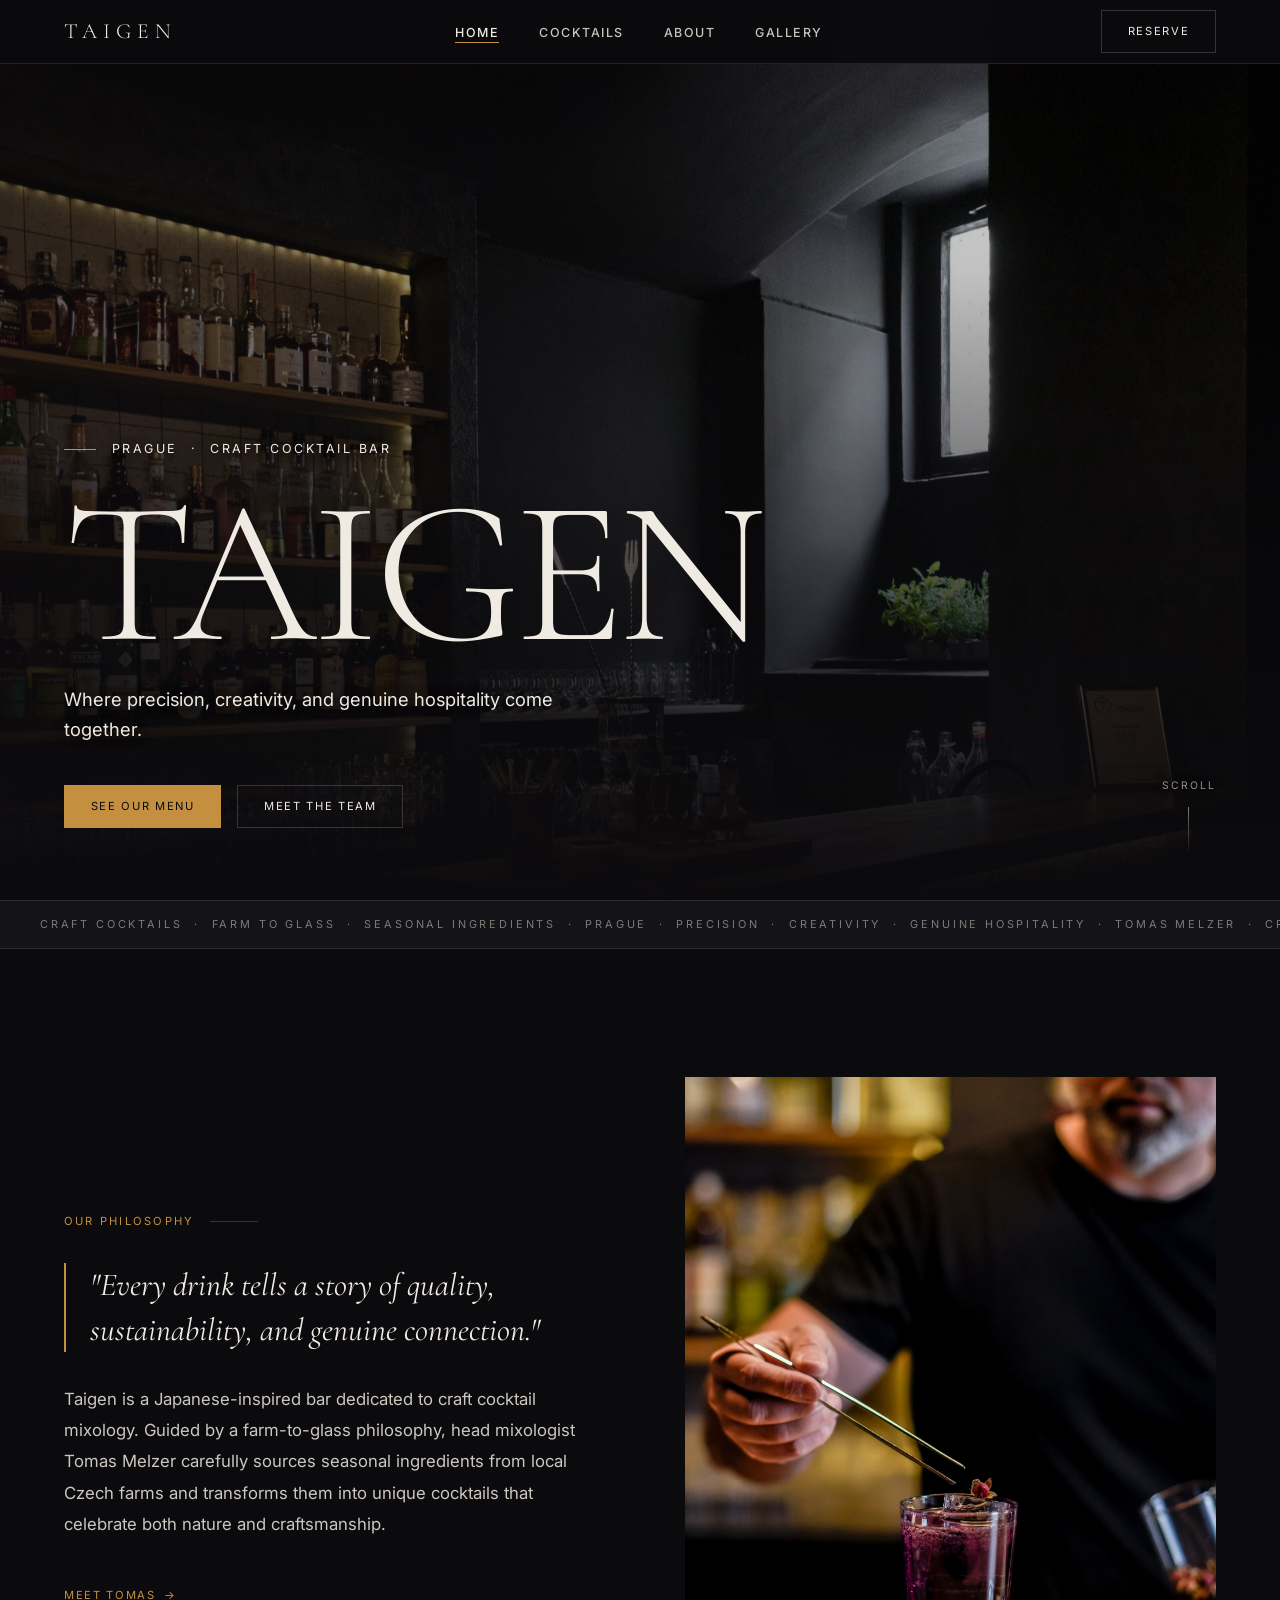
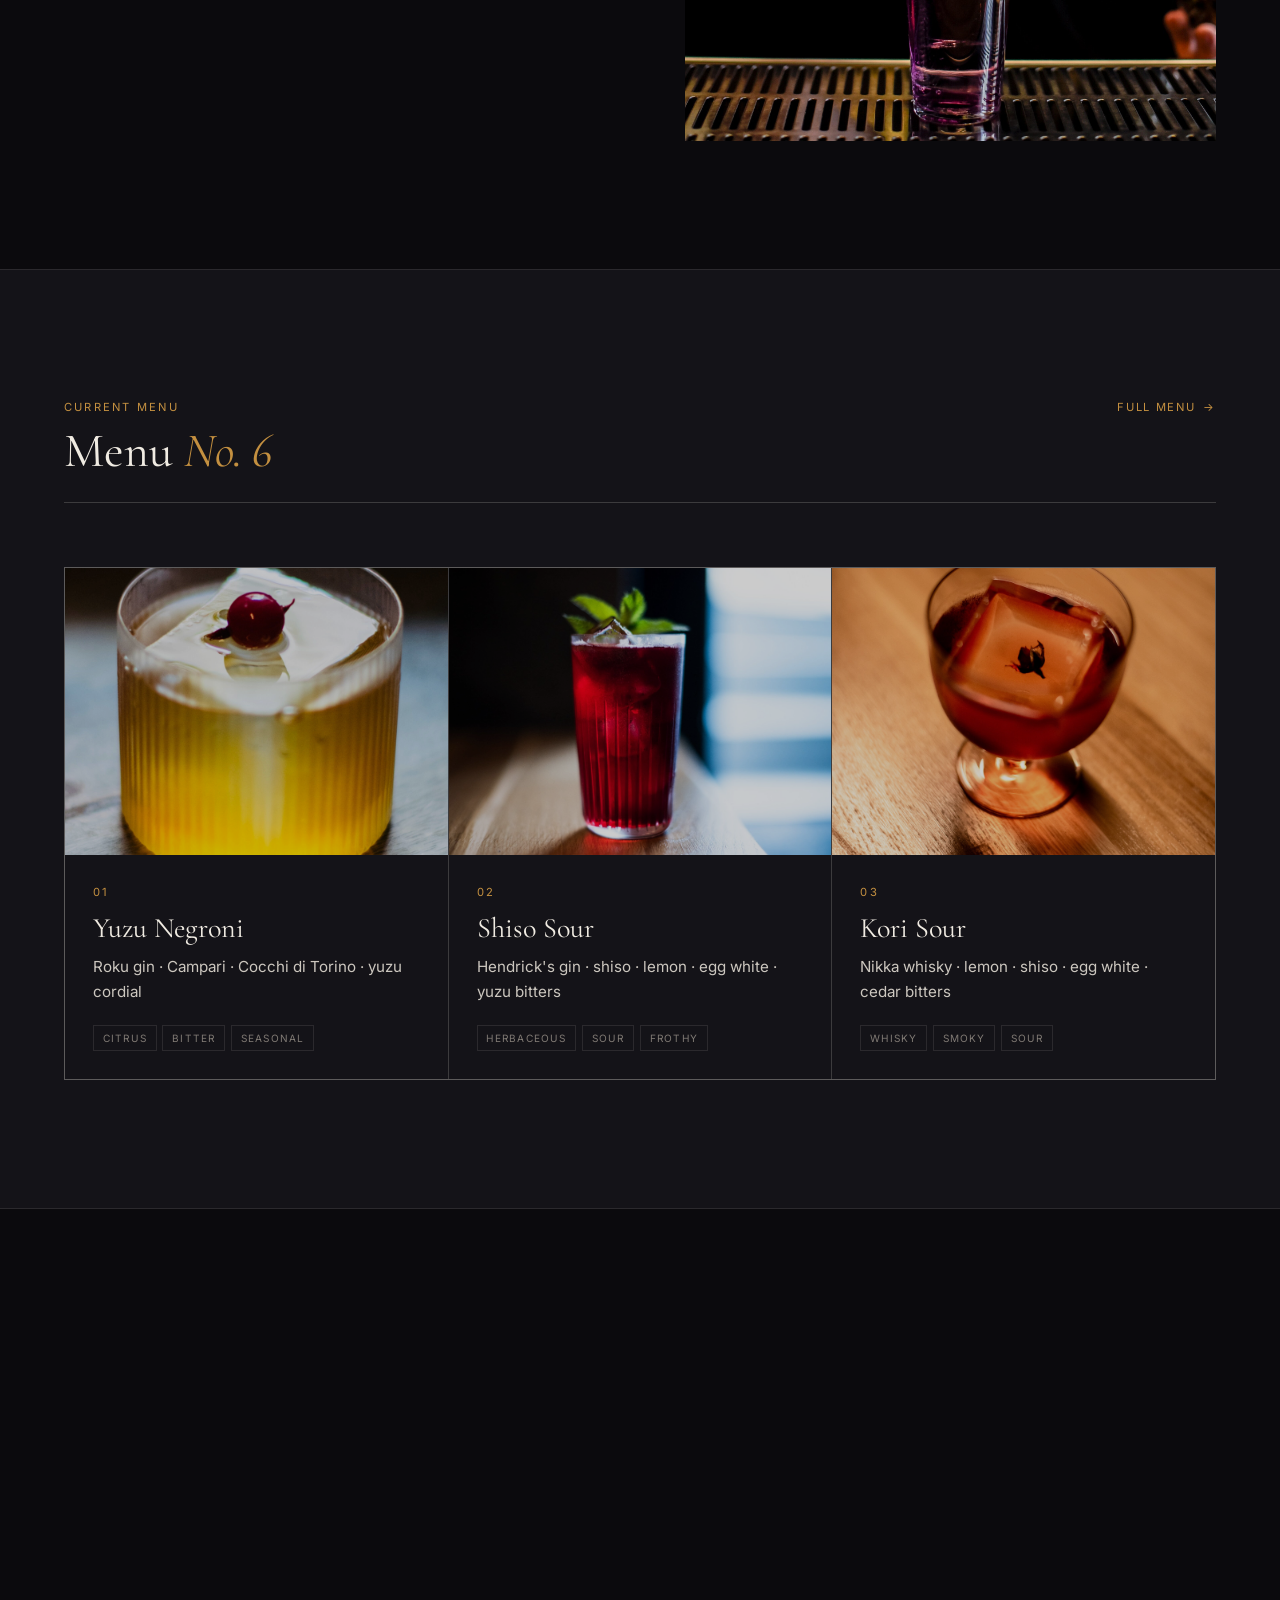
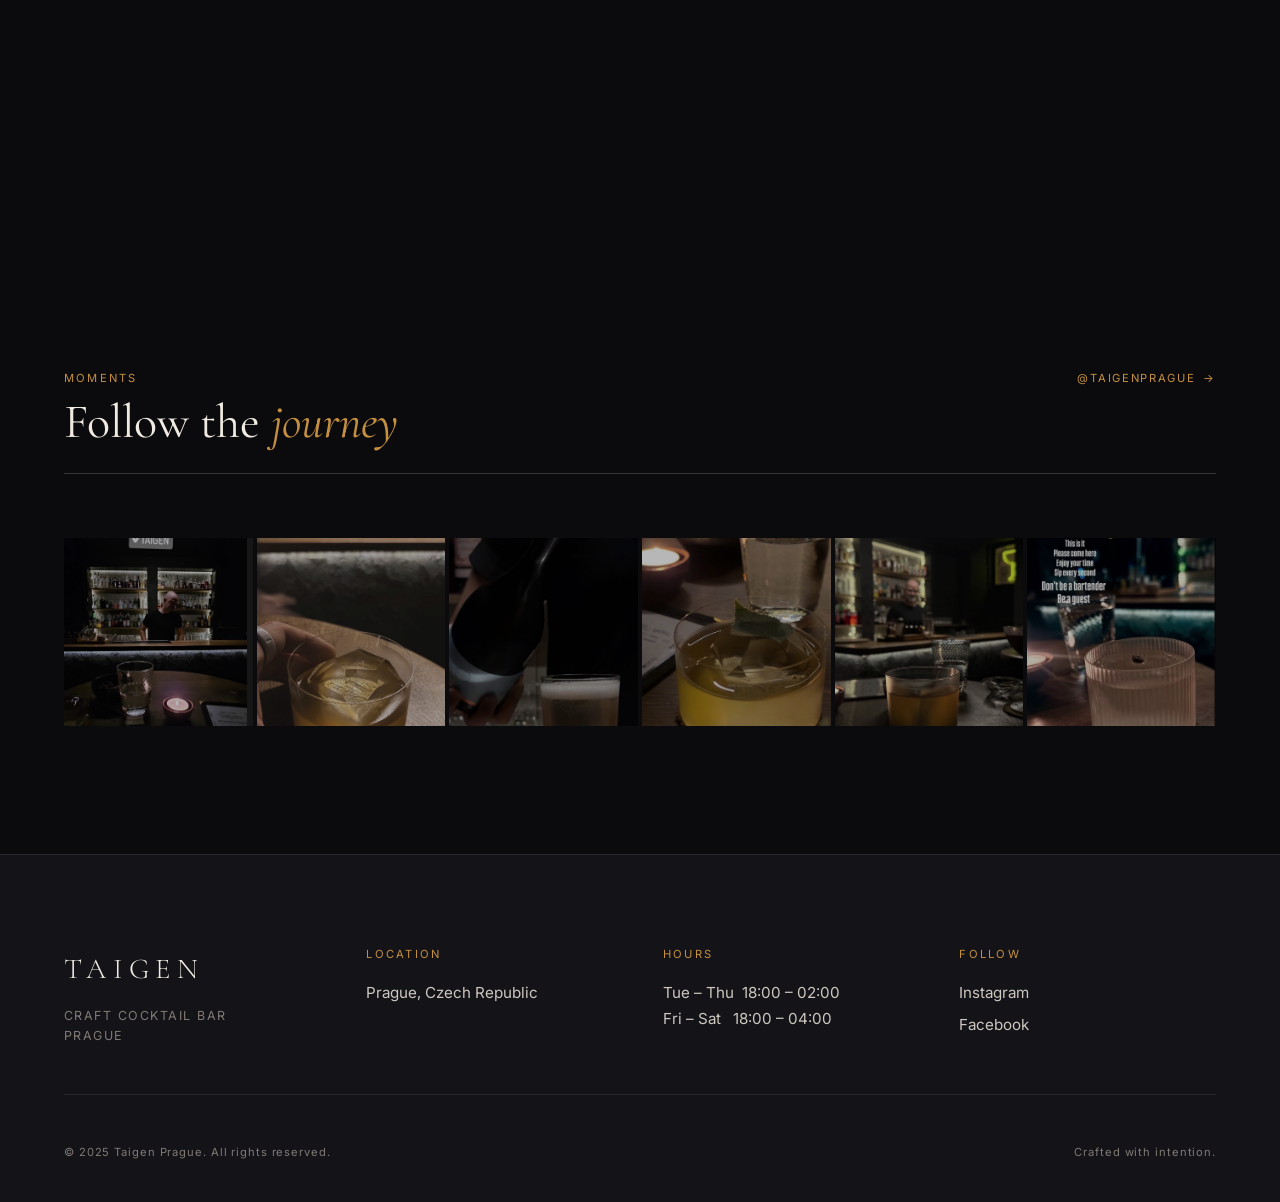
<file: index.html>
<!DOCTYPE html>
<html lang="en">
<head>
  <meta charset="UTF-8">
  <meta name="viewport" content="width=device-width, initial-scale=1.0">
  <meta name="theme-color" content="#0B0A0D">
  <title>Taigen — Craft Cocktail Bar Prague</title>
  <meta name="description" content="Japanese-inspired craft cocktail bar in Prague. Farm-to-glass mixology by Tomas Melzer.">

  <!-- Open Graph / iMessage / Instagram / WhatsApp -->
  <meta property="og:type"        content="website">
  <meta property="og:url"         content="https://nocode23.github.io/taigen-prague/">
  <meta property="og:title"       content="Taigen — Craft Cocktail Bar Prague">
  <meta property="og:description" content="Japanese-inspired craft cocktails. Farm-to-glass mixology by Tomas Melzer. Prague.">
  <meta property="og:image"       content="https://nocode23.github.io/taigen-prague/assets/images/hero/interier01.jpg">
  <meta property="og:image:width"  content="1200">
  <meta property="og:image:height" content="800">
  <meta property="og:locale"      content="en_US">
  <meta property="og:site_name"   content="Taigen Prague">

  <!-- Twitter / X card -->
  <meta name="twitter:card"        content="summary_large_image">
  <meta name="twitter:title"       content="Taigen — Craft Cocktail Bar Prague">
  <meta name="twitter:description" content="Japanese-inspired craft cocktails. Farm-to-glass mixology by Tomas Melzer. Prague.">
  <meta name="twitter:image"       content="https://nocode23.github.io/taigen-prague/assets/images/hero/interier01.jpg">
  <link rel="preconnect" href="https://fonts.googleapis.com">
  <link rel="preconnect" href="https://fonts.gstatic.com" crossorigin>
  <link href="https://fonts.googleapis.com/css2?family=Cormorant+Garamond:ital,wght@0,300;0,400;0,600;1,300;1,400&family=Inter:wght@300;400;500&display=swap" rel="stylesheet">
  <link rel="stylesheet" href="assets/css/style.css">
</head>
<body>

  <nav class="nav" id="nav">
    <div class="nav__inner">
      <a href="index.html" class="nav__brand">TAIGEN</a>
      <ul class="nav__links">
        <li><a href="index.html">Home</a></li>
        <li><a href="cocktails.html">Cocktails</a></li>
        <li><a href="about.html">About</a></li>
        <li><a href="gallery.html">Gallery</a></li>
      </ul>
      <div class="nav__reserve-wrap">
        <a href="#contact" class="btn btn--outline">Reserve</a>
      </div>
      <button class="nav__burger" id="burger" aria-label="Open menu" aria-expanded="false">
        <span></span><span></span><span></span>
      </button>
    </div>
  </nav>
  <div class="nav__mobile" id="mobile-nav">
    <a href="index.html">Home</a>
    <a href="cocktails.html">Cocktails</a>
    <a href="about.html">About</a>
    <a href="gallery.html">Gallery</a>
    <a href="#contact" class="btn btn--gold" style="margin-top:1rem">Reserve a table</a>
  </div>


  <!-- HERO — interior atmosphere -->
  <section class="hero">
    <div class="hero__img">
      <img src="assets/images/hero/interier01.jpg" alt="Taigen bar interior" loading="eager" fetchpriority="high">
    </div>
    <div class="hero__overlay"></div>
    <div class="hero__content">
      <div class="hero__eyebrow">
        <span class="eyebrow">Prague &nbsp;·&nbsp; Craft Cocktail Bar</span>
      </div>
      <h1 class="hero__title">TAIGEN</h1>
      <p class="hero__sub">Where precision, creativity, and genuine hospitality come together.</p>
      <div class="hero__cta">
        <a href="cocktails.html" class="btn btn--gold">See our menu</a>
        <a href="about.html" class="btn btn--outline">Meet the team</a>
      </div>
    </div>
    <div class="hero__scroll" aria-hidden="true">
      <span>Scroll</span>
      <div class="hero__scroll-line"></div>
    </div>
  </section>


  <!-- MARQUEE -->
  <div class="marquee" aria-hidden="true">
    <div class="marquee__inner">
      <span>Craft Cocktails &nbsp;·&nbsp; Farm to Glass &nbsp;·&nbsp; Seasonal Ingredients &nbsp;·&nbsp; Prague &nbsp;·&nbsp; Precision &nbsp;·&nbsp; Creativity &nbsp;·&nbsp; Genuine Hospitality &nbsp;·&nbsp; Tomas Melzer &nbsp;·&nbsp; Craft Cocktails &nbsp;·&nbsp; Farm to Glass &nbsp;·&nbsp; Seasonal Ingredients &nbsp;·&nbsp; Prague &nbsp;·&nbsp; Precision &nbsp;·&nbsp; Creativity &nbsp;·&nbsp; Genuine Hospitality &nbsp;·&nbsp; Tomas Melzer &nbsp;·&nbsp;</span>
    </div>
  </div>


  <!-- PHILOSOPHY — preparation photo + text -->
  <section class="philosophy">
    <div class="wrap">
      <div class="philosophy__grid">
        <div class="reveal">
          <div class="philosophy__kicker">
            <span class="eyebrow">Our Philosophy</span>
          </div>
          <blockquote class="philosophy__quote">
            "Every drink tells a story of quality, sustainability, and genuine connection."
          </blockquote>
          <p class="philosophy__body">
            Taigen is a Japanese-inspired bar dedicated to craft cocktail mixology. Guided by a farm-to-glass philosophy, head mixologist Tomas Melzer carefully sources seasonal ingredients from local Czech farms and transforms them into unique cocktails that celebrate both nature and craftsmanship.
          </p>
          <a href="about.html" class="arrow">Meet Tomas <span aria-hidden="true">→</span></a>
        </div>
        <div class="philosophy__img reveal d1">
          <img src="assets/images/preparation/drink_preparation01.jpg" alt="Tomas Melzer preparing a cocktail" loading="lazy">
        </div>
      </div>
    </div>
  </section>


  <!-- FEATURED COCKTAILS — real drink photos -->
  <section class="menu-tease">
    <div class="wrap">
      <div class="sec-head reveal">
        <div>
          <p class="eyebrow" style="margin-bottom:0.5rem">Current Menu</p>
          <h2 class="sec-head__title">Menu <em>No.&thinsp;6</em></h2>
        </div>
        <a href="cocktails.html" class="arrow">Full menu <span aria-hidden="true">→</span></a>
      </div>
      <div class="cocktails-grid">
        <article class="ccard reveal">
          <div class="ccard__img">
            <img src="assets/images/cocktails/drink01.jpg" alt="Cocktail" loading="lazy">
          </div>
          <div class="ccard__body">
            <p class="eyebrow ccard__num">01</p>
            <h3 class="ccard__name">Yuzu Negroni</h3>
            <p class="ccard__desc">Roku gin · Campari · Cocchi di Torino · yuzu cordial</p>
            <div class="ccard__tags">
              <span class="tag">Citrus</span><span class="tag">Bitter</span><span class="tag">Seasonal</span>
            </div>
          </div>
        </article>
        <article class="ccard reveal d1">
          <div class="ccard__img">
            <img src="assets/images/cocktails/drink02.jpg" alt="Cocktail" loading="lazy">
          </div>
          <div class="ccard__body">
            <p class="eyebrow ccard__num">02</p>
            <h3 class="ccard__name">Shiso Sour</h3>
            <p class="ccard__desc">Hendrick's gin · shiso · lemon · egg white · yuzu bitters</p>
            <div class="ccard__tags">
              <span class="tag">Herbaceous</span><span class="tag">Sour</span><span class="tag">Frothy</span>
            </div>
          </div>
        </article>
        <article class="ccard reveal d2">
          <div class="ccard__img">
            <img src="assets/images/cocktails/drink03.jpg" alt="Cocktail" loading="lazy">
          </div>
          <div class="ccard__body">
            <p class="eyebrow ccard__num">03</p>
            <h3 class="ccard__name">Kori Sour</h3>
            <p class="ccard__desc">Nikka whisky · lemon · shiso · egg white · cedar bitters</p>
            <div class="ccard__tags">
              <span class="tag">Whisky</span><span class="tag">Smoky</span><span class="tag">Sour</span>
            </div>
          </div>
        </article>
      </div>
    </div>
  </section>


  <!-- GALLERY STRIP — interior + cocktails mix -->
  <section class="gstrip">
    <div class="gstrip__track reveal">
      <a href="gallery.html" class="gstrip__item"><img src="assets/images/hero/interier02.jpg"              alt="" loading="lazy"></a>
      <a href="gallery.html" class="gstrip__item"><img src="assets/images/cocktails/drink04.jpg"            alt="" loading="lazy"></a>
      <a href="gallery.html" class="gstrip__item"><img src="assets/images/preparation/drink_preparation02.jpg" alt="" loading="lazy"></a>
      <a href="gallery.html" class="gstrip__item"><img src="assets/images/cocktails/drink05.jpg"            alt="" loading="lazy"></a>
      <a href="gallery.html" class="gstrip__item"><img src="assets/images/hero/interier03.jpg"              alt="" loading="lazy"></a>
      <a href="gallery.html" class="gstrip__item"><img src="assets/images/cocktails/drink06.jpg"            alt="" loading="lazy"></a>
      <a href="gallery.html" class="gstrip__item"><img src="assets/images/preparation/drink_preparation03.jpg" alt="" loading="lazy"></a>
      <a href="gallery.html" class="gstrip__item"><img src="assets/images/cocktails/drink07.jpg"            alt="" loading="lazy"></a>
    </div>
    <div class="gstrip__foot reveal">
      <span class="eyebrow" style="color:var(--white-40)">Bar &amp; Atmosphere</span>
      <a href="gallery.html" class="arrow">View all photos <span aria-hidden="true">→</span></a>
    </div>
  </section>


  <!-- INSTAGRAM GRID -->
  <section class="atmosphere">
    <div class="wrap">
      <div class="sec-head reveal">
        <div>
          <p class="eyebrow" style="margin-bottom:0.5rem">Moments</p>
          <h2 class="sec-head__title">Follow the <em>journey</em></h2>
        </div>
        <a href="https://www.instagram.com/taigenprague" class="arrow" target="_blank" rel="noopener">@taigenprague <span aria-hidden="true">→</span></a>
      </div>
      <div class="atm-grid reveal">
        <div class="atm-grid__item"><img src="assets/images/instagram/insta01.jpg" alt="" loading="lazy"></div>
        <div class="atm-grid__item"><img src="assets/images/instagram/insta02.jpg" alt="" loading="lazy"></div>
        <div class="atm-grid__item"><img src="assets/images/instagram/insta03.jpg" alt="" loading="lazy"></div>
        <div class="atm-grid__item"><img src="assets/images/instagram/insta04.jpg" alt="" loading="lazy"></div>
        <div class="atm-grid__item"><img src="assets/images/instagram/insta05.jpg" alt="" loading="lazy"></div>
        <div class="atm-grid__item"><img src="assets/images/instagram/insta06.jpg" alt="" loading="lazy"></div>
      </div>
    </div>
  </section>


  <!-- FOOTER -->
  <footer class="footer" id="contact">
    <div class="wrap">
      <div class="footer__grid">
        <div>
          <p class="footer__brand-name">TAIGEN</p>
          <p class="footer__brand-desc">Craft Cocktail Bar<br>Prague</p>
        </div>
        <div class="footer__cols">
          <div>
            <p class="eyebrow footer__col-label">Location</p>
            <p class="footer__col-text">Prague, Czech Republic</p>
          </div>
          <div>
            <p class="eyebrow footer__col-label">Hours</p>
            <p class="footer__col-text">Tue – Thu &nbsp;18:00 – 02:00<br>Fri – Sat &nbsp;&nbsp;18:00 – 04:00</p>
          </div>
          <div>
            <p class="eyebrow footer__col-label">Follow</p>
            <a href="https://www.instagram.com/taigenprague" class="footer__col-link" target="_blank" rel="noopener">Instagram</a>
            <a href="https://www.facebook.com/taigenprague"  class="footer__col-link" target="_blank" rel="noopener">Facebook</a>
          </div>
        </div>
      </div>
      <div class="footer__bottom">
        <span>© 2025 Taigen Prague. All rights reserved.</span>
        <span>Crafted with intention.</span>
      </div>
    </div>
  </footer>

  <script src="assets/js/main.js"></script>
</body>
</html>
</file>
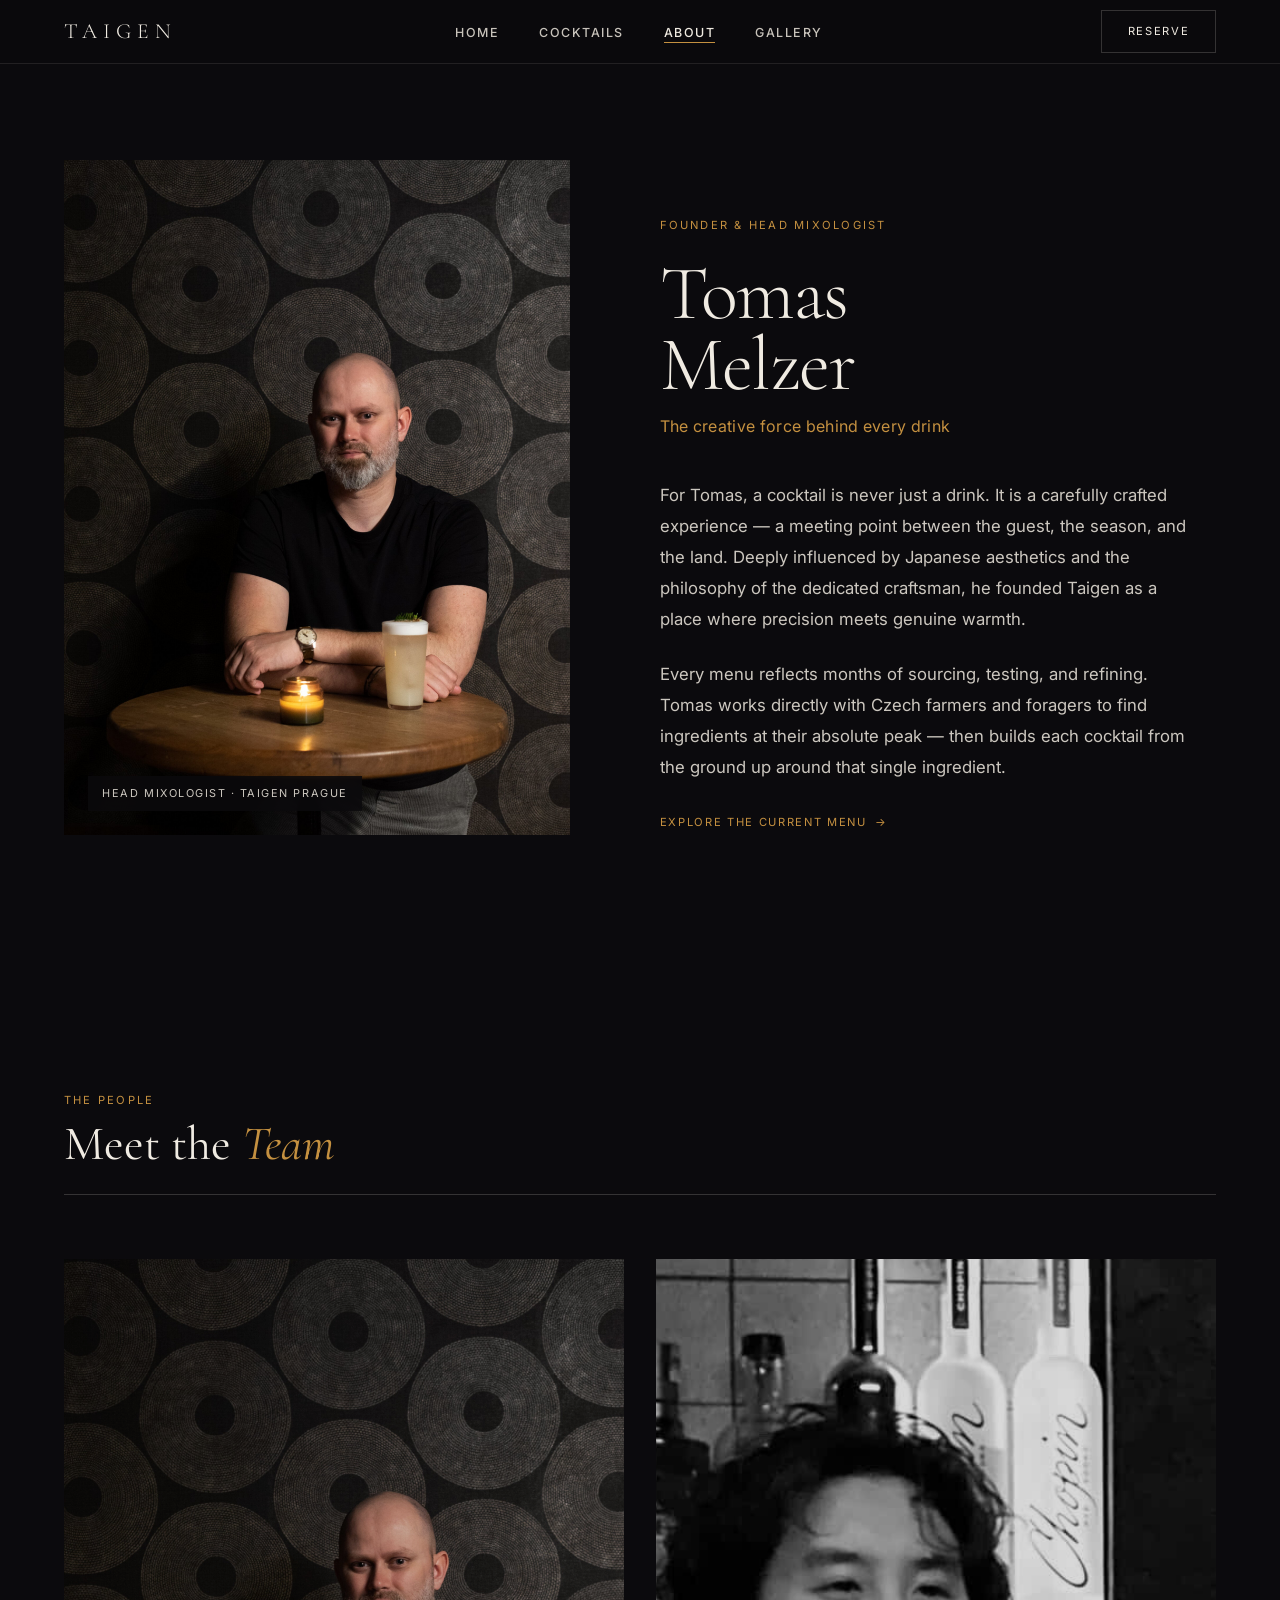
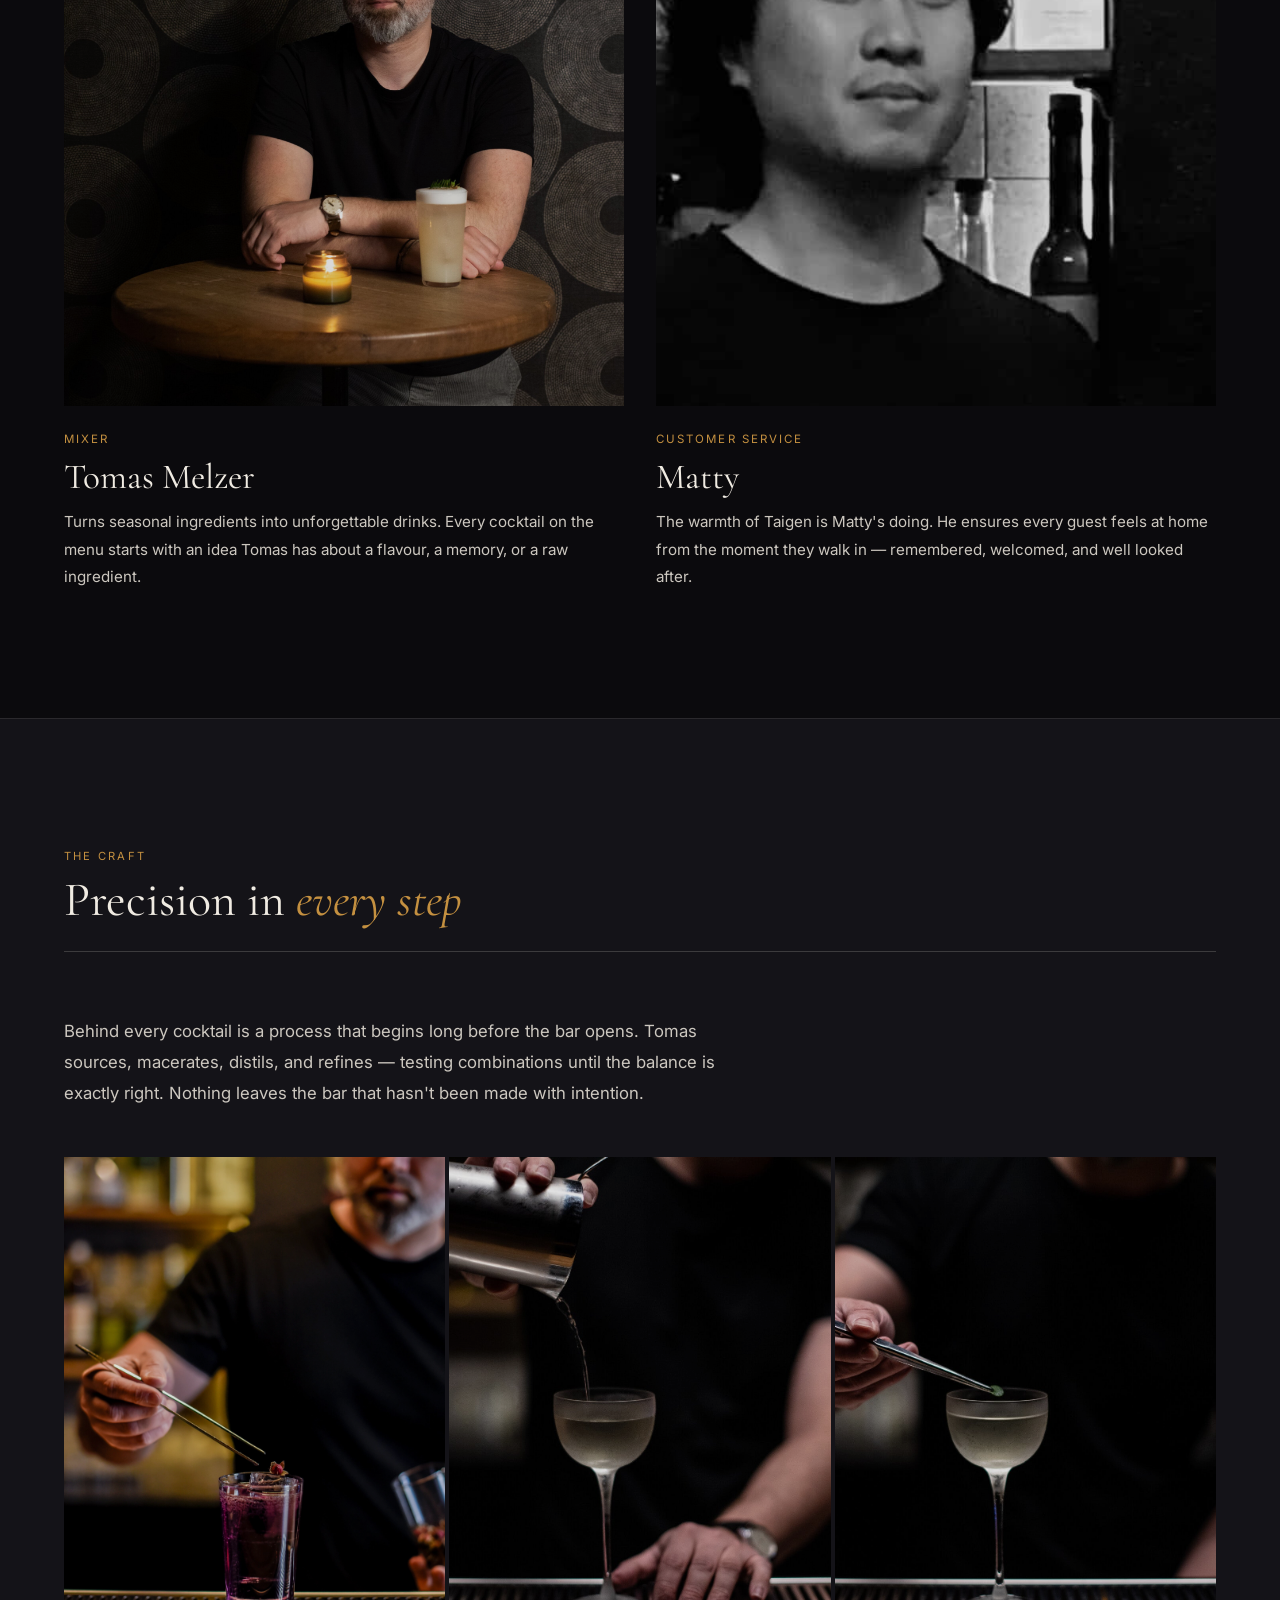
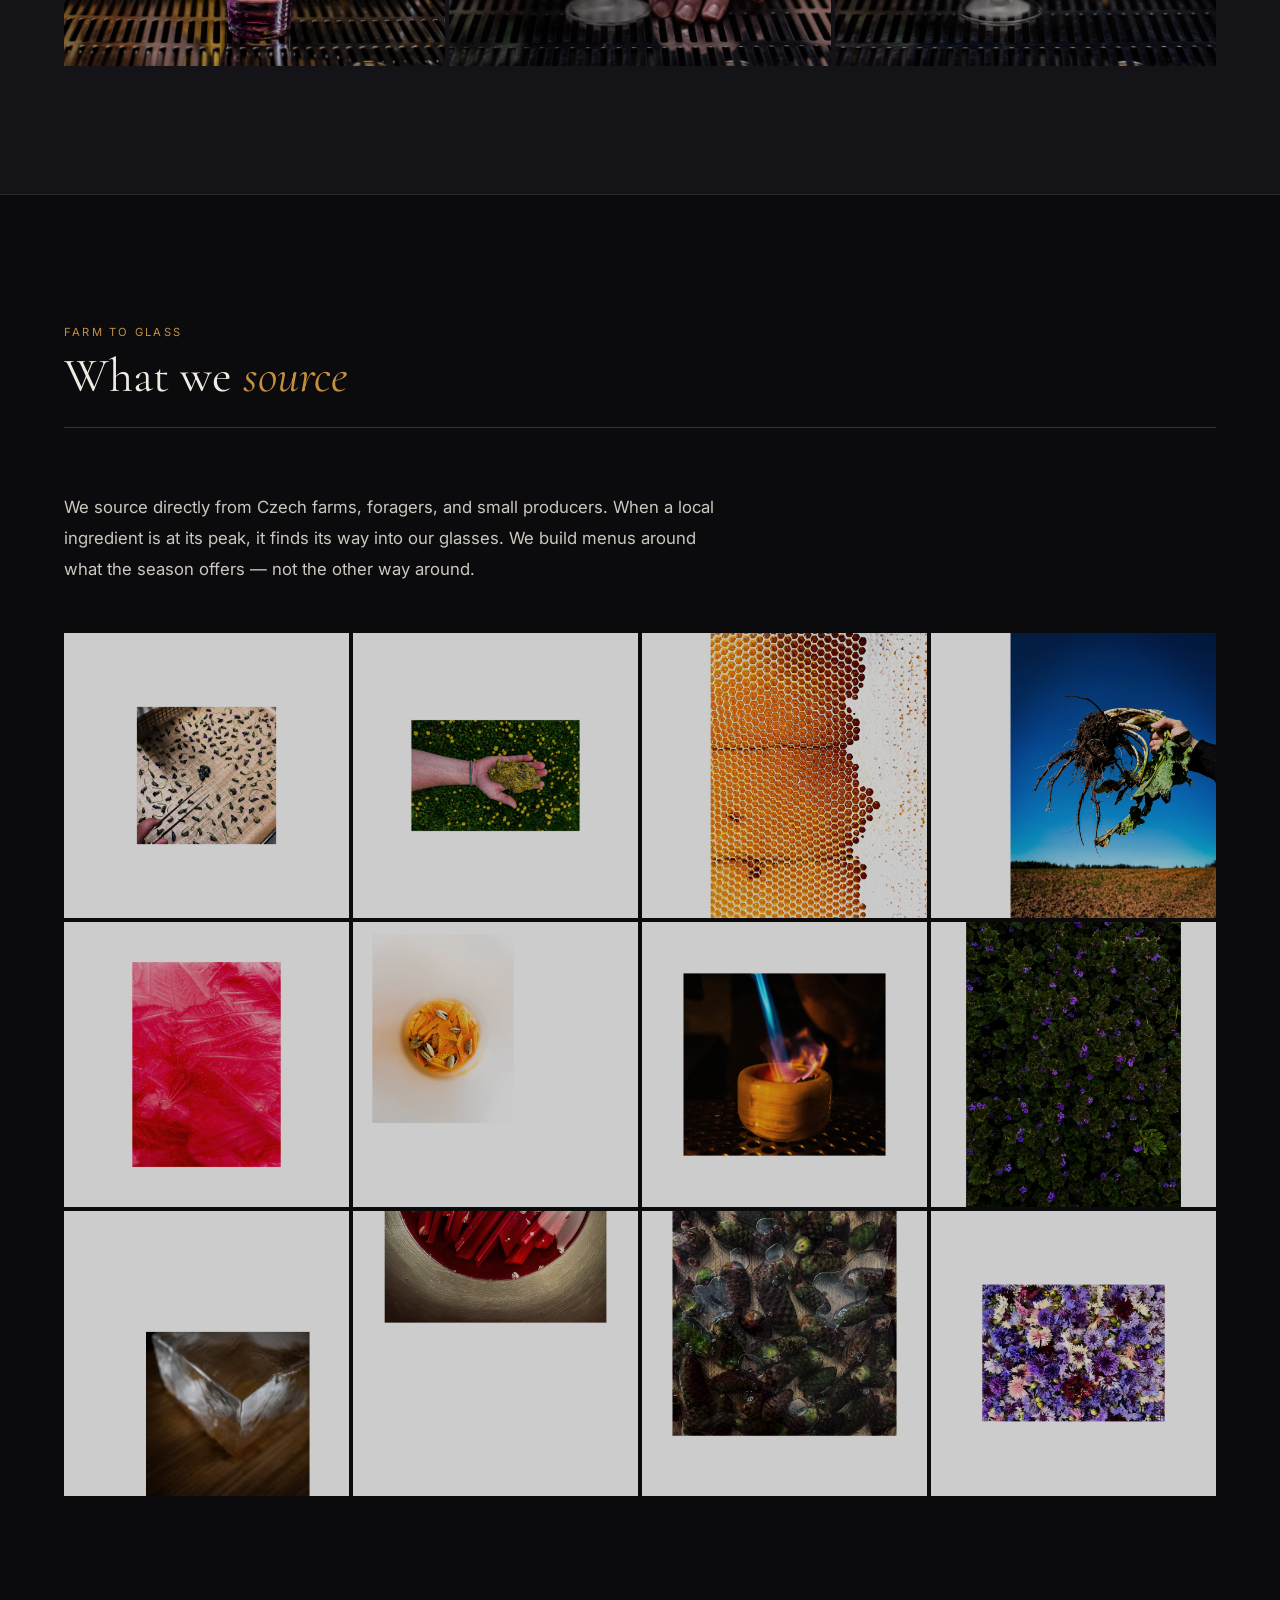
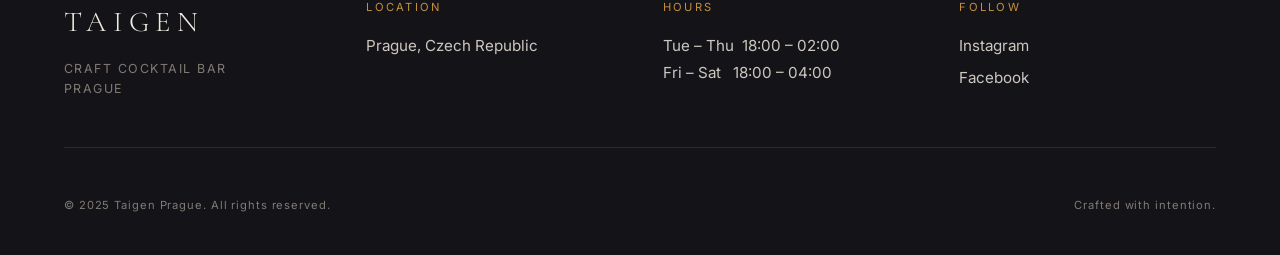
<file: about.html>
<!DOCTYPE html>
<html lang="en">
<head>
  <meta charset="UTF-8">
  <meta name="viewport" content="width=device-width, initial-scale=1.0">
  <meta name="theme-color" content="#0B0A0D">
  <title>About — Taigen Prague</title>
  <meta name="description" content="The people and philosophy behind Taigen. Head mixologist Tomas Melzer and Matty — craft cocktails and genuine hospitality in Prague.">

  <meta property="og:type"        content="website">
  <meta property="og:url"         content="https://nocode23.github.io/taigen-prague/about.html">
  <meta property="og:title"       content="About — Taigen Prague">
  <meta property="og:description" content="Meet Tomas Melzer and the team behind Taigen. Craft cocktails and genuine hospitality in Prague.">
  <meta property="og:image"       content="https://nocode23.github.io/taigen-prague/assets/images/preparation/drink_preparation01.jpg">
  <meta property="og:image:width"  content="1200">
  <meta property="og:image:height" content="800">
  <meta property="og:site_name"   content="Taigen Prague">

  <meta name="twitter:card"        content="summary_large_image">
  <meta name="twitter:title"       content="About — Taigen Prague">
  <meta name="twitter:description" content="Meet Tomas Melzer and the team behind Taigen. Craft cocktails and genuine hospitality in Prague.">
  <meta name="twitter:image"       content="https://nocode23.github.io/taigen-prague/assets/images/preparation/drink_preparation01.jpg">
  <link rel="preconnect" href="https://fonts.googleapis.com">
  <link rel="preconnect" href="https://fonts.gstatic.com" crossorigin>
  <link href="https://fonts.googleapis.com/css2?family=Cormorant+Garamond:ital,wght@0,300;0,400;0,600;1,300;1,400&family=Inter:wght@300;400;500&display=swap" rel="stylesheet">
  <link rel="stylesheet" href="assets/css/style.css">
</head>
<body>

  <nav class="nav" id="nav">
    <div class="nav__inner">
      <a href="index.html" class="nav__brand">TAIGEN</a>
      <ul class="nav__links">
        <li><a href="index.html">Home</a></li>
        <li><a href="cocktails.html">Cocktails</a></li>
        <li><a href="about.html">About</a></li>
        <li><a href="gallery.html">Gallery</a></li>
      </ul>
      <div class="nav__reserve-wrap">
        <a href="index.html#contact" class="btn btn--outline">Reserve</a>
      </div>
      <button class="nav__burger" id="burger" aria-label="Open menu" aria-expanded="false">
        <span></span><span></span><span></span>
      </button>
    </div>
  </nav>
  <div class="nav__mobile" id="mobile-nav">
    <a href="index.html">Home</a>
    <a href="cocktails.html">Cocktails</a>
    <a href="about.html">About</a>
    <a href="gallery.html">Gallery</a>
    <a href="index.html#contact" class="btn btn--gold" style="margin-top:1rem">Reserve a table</a>
  </div>


  <main>

    <!-- TOMAS INTRO -->
    <section class="about-intro">
      <div class="wrap">
        <div class="about-grid">
          <div class="about-portrait reveal">
            <img src="assets/images/team/tomas01.png" alt="Tomas Melzer — Head Mixologist" loading="eager" fetchpriority="high">
            <div class="about-portrait__cap">Head Mixologist · Taigen Prague</div>
          </div>
          <div class="reveal d1">
            <p class="eyebrow about-kicker">Founder &amp; Head Mixologist</p>
            <h1 class="about-name">Tomas<br>Melzer</h1>
            <p class="about-role">The creative force behind every drink</p>
            <p class="about-text">
              For Tomas, a cocktail is never just a drink. It is a carefully crafted experience — a meeting point between the guest, the season, and the land. Deeply influenced by Japanese aesthetics and the philosophy of the dedicated craftsman, he founded Taigen as a place where precision meets genuine warmth.
            </p>
            <p class="about-text">
              Every menu reflects months of sourcing, testing, and refining. Tomas works directly with Czech farmers and foragers to find ingredients at their absolute peak — then builds each cocktail from the ground up around that single ingredient.
            </p>
            <a href="cocktails.html" class="arrow">Explore the current menu <span aria-hidden="true">→</span></a>
          </div>
        </div>
      </div>
    </section>


    <!-- THE TEAM -->
    <section class="team">
      <div class="wrap">
        <div class="sec-head reveal">
          <div>
            <p class="eyebrow" style="margin-bottom:0.5rem">The People</p>
            <h2 class="sec-head__title">Meet the <em>Team</em></h2>
          </div>
        </div>
        <div class="team-grid">
          <div class="team-card reveal">
            <div class="team-card__img">
              <img src="assets/images/team/tomas01.png" alt="Tomas Melzer" loading="lazy">
            </div>
            <div class="team-card__body">
              <p class="team-card__role eyebrow">Mixer</p>
              <h3 class="team-card__name">Tomas Melzer</h3>
              <p class="team-card__desc">Turns seasonal ingredients into unforgettable drinks. Every cocktail on the menu starts with an idea Tomas has about a flavour, a memory, or a raw ingredient.</p>
            </div>
          </div>
          <div class="team-card reveal d1">
            <div class="team-card__img">
              <img src="assets/images/team/matty01.png" alt="Matty" loading="lazy">
            </div>
            <div class="team-card__body">
              <p class="team-card__role eyebrow">Customer Service</p>
              <h3 class="team-card__name">Matty</h3>
              <p class="team-card__desc">The warmth of Taigen is Matty's doing. He ensures every guest feels at home from the moment they walk in — remembered, welcomed, and well looked after.</p>
            </div>
          </div>
        </div>
      </div>
    </section>


    <!-- THE CRAFT — preparation photos -->
    <section class="prep">
      <div class="wrap">
        <div class="sec-head reveal">
          <div>
            <p class="eyebrow" style="margin-bottom:0.5rem">The Craft</p>
            <h2 class="sec-head__title">Precision in <em>every step</em></h2>
          </div>
        </div>
        <p class="philosophy__body reveal" style="max-width:60ch; margin-bottom:0">
          Behind every cocktail is a process that begins long before the bar opens. Tomas sources, macerates, distils, and refines — testing combinations until the balance is exactly right. Nothing leaves the bar that hasn't been made with intention.
        </p>
        <div class="prep-layout reveal" style="margin-top:3rem">
          <div class="prep-layout__item">
            <img src="assets/images/preparation/drink_preparation01.jpg" alt="Tomas preparing a cocktail" loading="lazy">
          </div>
          <div class="prep-layout__item">
            <img src="assets/images/preparation/drink_preparation02.jpg" alt="Cocktail preparation detail" loading="lazy">
          </div>
          <div class="prep-layout__item">
            <img src="assets/images/preparation/drink_preparation03.jpg" alt="Cocktail preparation detail" loading="lazy">
          </div>
        </div>
      </div>
    </section>


    <!-- FARM TO GLASS — ingredients -->
    <section class="ingredients">
      <div class="wrap">
        <div class="sec-head reveal">
          <div>
            <p class="eyebrow" style="margin-bottom:0.5rem">Farm to Glass</p>
            <h2 class="sec-head__title">What we <em>source</em></h2>
          </div>
        </div>
        <p class="philosophy__body reveal" style="max-width:60ch; margin-bottom:0">
          We source directly from Czech farms, foragers, and small producers. When a local ingredient is at its peak, it finds its way into our glasses. We build menus around what the season offers — not the other way around.
        </p>
        <div class="ing-grid reveal">
          <div class="ing-grid__item"><img src="assets/images/ingredients/ingredience01.jpg"  alt="" loading="lazy"></div>
          <div class="ing-grid__item"><img src="assets/images/ingredients/ingredience02.jpg"  alt="" loading="lazy"></div>
          <div class="ing-grid__item"><img src="assets/images/ingredients/ingredience03.jpg"  alt="" loading="lazy"></div>
          <div class="ing-grid__item"><img src="assets/images/ingredients/ingredience04.jpg"  alt="" loading="lazy"></div>
          <div class="ing-grid__item"><img src="assets/images/ingredients/ingredience05.jpg"  alt="" loading="lazy"></div>
          <div class="ing-grid__item"><img src="assets/images/ingredients/ingredience06.jpg"  alt="" loading="lazy"></div>
          <div class="ing-grid__item"><img src="assets/images/ingredients/ingredience07.jpg"  alt="" loading="lazy"></div>
          <div class="ing-grid__item"><img src="assets/images/ingredients/ingredience08.jpg"  alt="" loading="lazy"></div>
          <div class="ing-grid__item"><img src="assets/images/ingredients/ingredience09.jpg"  alt="" loading="lazy"></div>
          <div class="ing-grid__item"><img src="assets/images/ingredients/ingredience10.jpg"  alt="" loading="lazy"></div>
          <div class="ing-grid__item"><img src="assets/images/ingredients/ingredience11.jpg"  alt="" loading="lazy"></div>
          <div class="ing-grid__item"><img src="assets/images/ingredients/ingredience12.jpg"  alt="" loading="lazy"></div>
        </div>
      </div>
    </section>


    <!-- PHILOSOPHY PILLARS -->
    <section class="pillars">
      <div class="wrap">
        <div class="sec-head reveal">
          <div>
            <p class="eyebrow" style="margin-bottom:0.5rem">Guiding Principles</p>
            <h2 class="sec-head__title">The Taigen <em>Philosophy</em></h2>
          </div>
        </div>
        <div class="pillars-grid">
          <div class="reveal">
            <div class="pillar__num eyebrow">01</div>
            <h3 class="pillar__title">Farm to Glass</h3>
            <p class="pillar__text">We source directly from Czech farms, foragers, and small producers. When a local ingredient is at its peak, it finds its way into our glasses. We build menus around what the season offers — not the other way around.</p>
          </div>
          <div class="reveal d1">
            <div class="pillar__num eyebrow">02</div>
            <h3 class="pillar__title">Precision &amp; Craft</h3>
            <p class="pillar__text">Every drink at Taigen is approached with technical rigour and quiet dedication. We test, refine, and adjust until the balance is exactly right — because a cocktail that is almost perfect is not a Taigen cocktail.</p>
          </div>
          <div class="reveal d2">
            <div class="pillar__num eyebrow">03</div>
            <h3 class="pillar__title">Genuine Connection</h3>
            <p class="pillar__text">Hospitality is the heart of any great bar. Taigen is built to feel like a home — warm, unhurried, and welcoming. We remember your preferences, celebrate your moments, and make you feel expected.</p>
          </div>
        </div>
      </div>
    </section>


    <!-- INSTAGRAM — community photos -->
    <section class="about-social">
      <div class="wrap">
        <div class="sec-head reveal">
          <div>
            <p class="eyebrow" style="margin-bottom:0.5rem">Our Guests</p>
            <h2 class="sec-head__title">Moments <em>shared</em></h2>
          </div>
          <a href="https://www.instagram.com/taigenprague" class="arrow" target="_blank" rel="noopener">@taigenprague <span aria-hidden="true">→</span></a>
        </div>
        <div class="atm-grid reveal">
          <div class="atm-grid__item"><img src="assets/images/instagram/insta07.jpg"  alt="" loading="lazy"></div>
          <div class="atm-grid__item"><img src="assets/images/instagram/insta08.jpg"  alt="" loading="lazy"></div>
          <div class="atm-grid__item"><img src="assets/images/instagram/insta09.jpg"  alt="" loading="lazy"></div>
          <div class="atm-grid__item"><img src="assets/images/instagram/insta10.jpg"  alt="" loading="lazy"></div>
          <div class="atm-grid__item"><img src="assets/images/instagram/insta11.jpg"  alt="" loading="lazy"></div>
          <div class="atm-grid__item"><img src="assets/images/instagram/insta12.jpg"  alt="" loading="lazy"></div>
          <div class="atm-grid__item"><img src="assets/images/instagram/insta13.jpg"  alt="" loading="lazy"></div>
          <div class="atm-grid__item"><img src="assets/images/instagram/insta14.jpg"  alt="" loading="lazy"></div>
          <div class="atm-grid__item"><img src="assets/images/instagram/insta15.jpg"  alt="" loading="lazy"></div>
          <div class="atm-grid__item"><img src="assets/images/instagram/insta16.jpg"  alt="" loading="lazy"></div>
          <div class="atm-grid__item"><img src="assets/images/instagram/insta17.jpg"  alt="" loading="lazy"></div>
          <div class="atm-grid__item"><img src="assets/images/instagram/insta18.jpg"  alt="" loading="lazy"></div>
        </div>
      </div>
    </section>

  </main>


  <footer class="footer" id="contact">
    <div class="wrap">
      <div class="footer__grid">
        <div>
          <p class="footer__brand-name">TAIGEN</p>
          <p class="footer__brand-desc">Craft Cocktail Bar<br>Prague</p>
        </div>
        <div class="footer__cols">
          <div>
            <p class="eyebrow footer__col-label">Location</p>
            <p class="footer__col-text">Prague, Czech Republic</p>
          </div>
          <div>
            <p class="eyebrow footer__col-label">Hours</p>
            <p class="footer__col-text">Tue – Thu &nbsp;18:00 – 02:00<br>Fri – Sat &nbsp;&nbsp;18:00 – 04:00</p>
          </div>
          <div>
            <p class="eyebrow footer__col-label">Follow</p>
            <a href="https://www.instagram.com/taigenprague" class="footer__col-link" target="_blank" rel="noopener">Instagram</a>
            <a href="https://www.facebook.com/taigenprague"  class="footer__col-link" target="_blank" rel="noopener">Facebook</a>
          </div>
        </div>
      </div>
      <div class="footer__bottom">
        <span>© 2025 Taigen Prague. All rights reserved.</span>
        <span>Crafted with intention.</span>
      </div>
    </div>
  </footer>

  <script src="assets/js/main.js"></script>
</body>
</html>
</file>
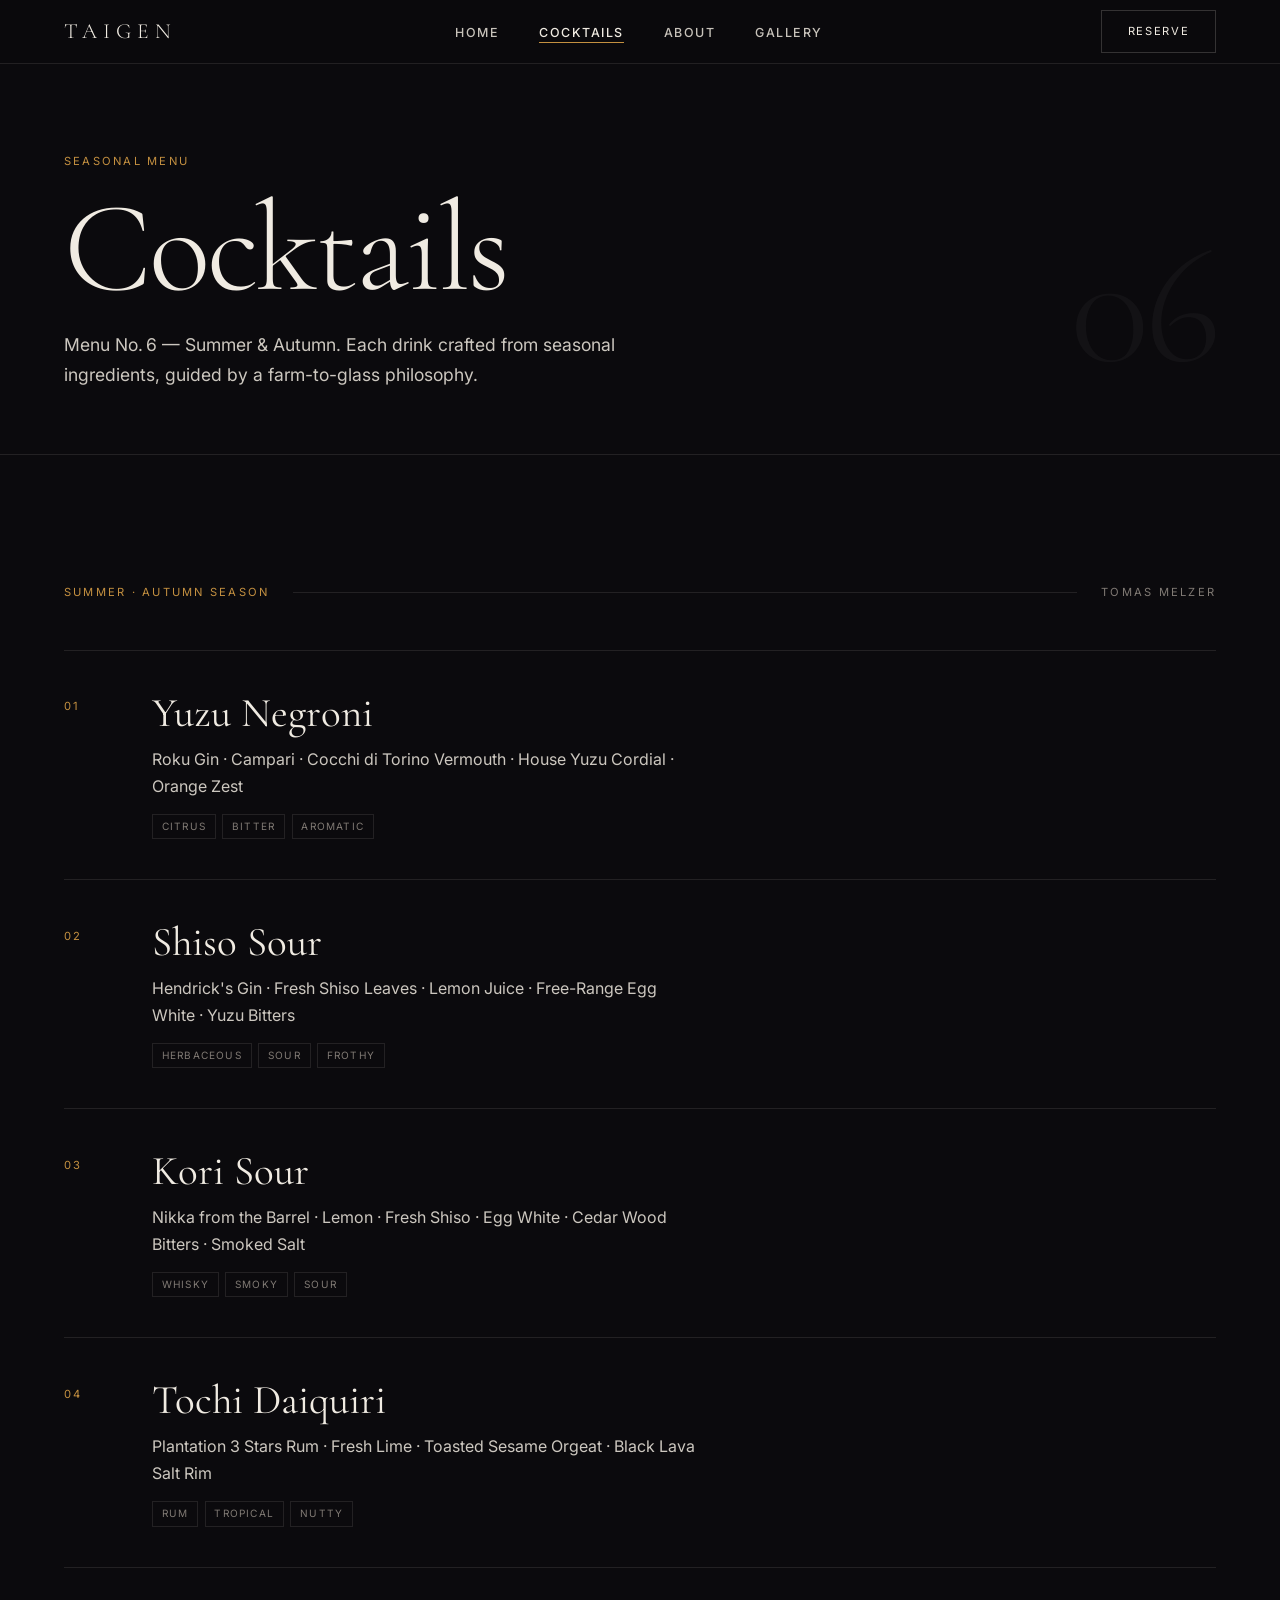
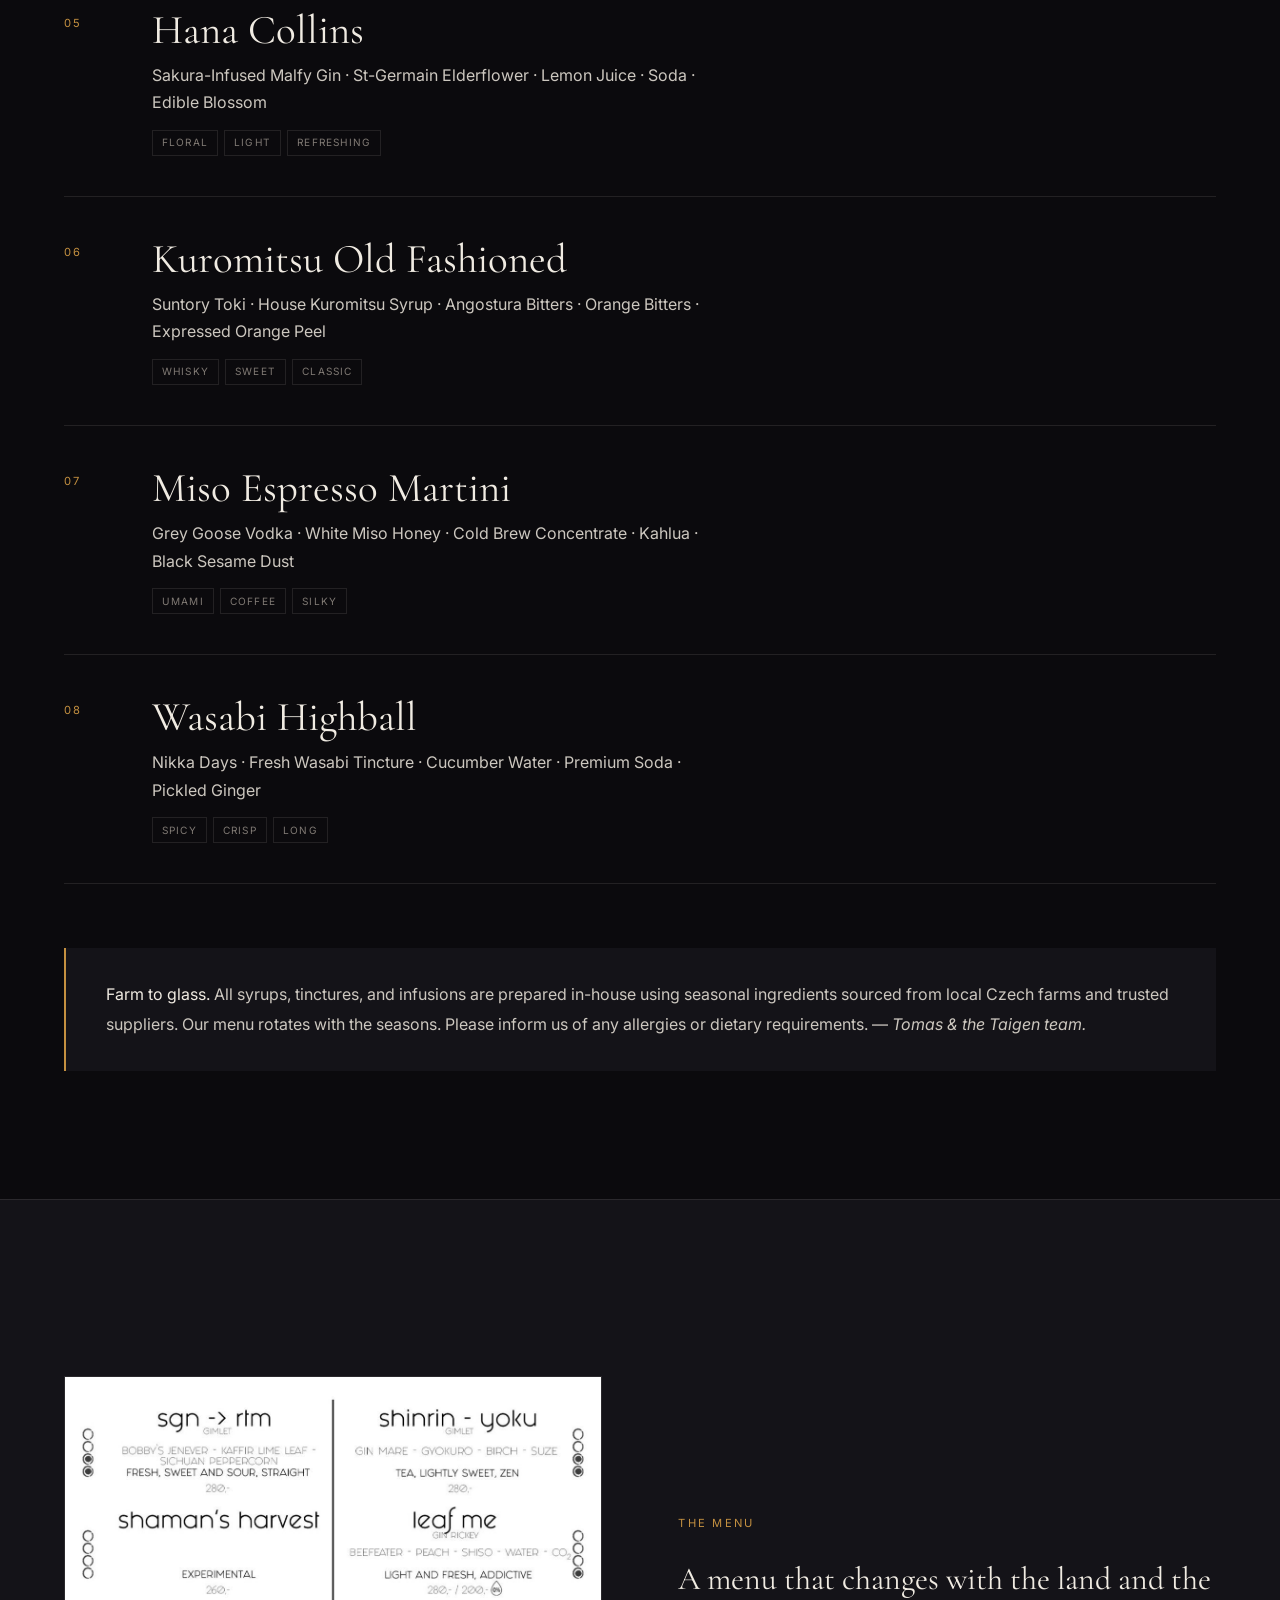
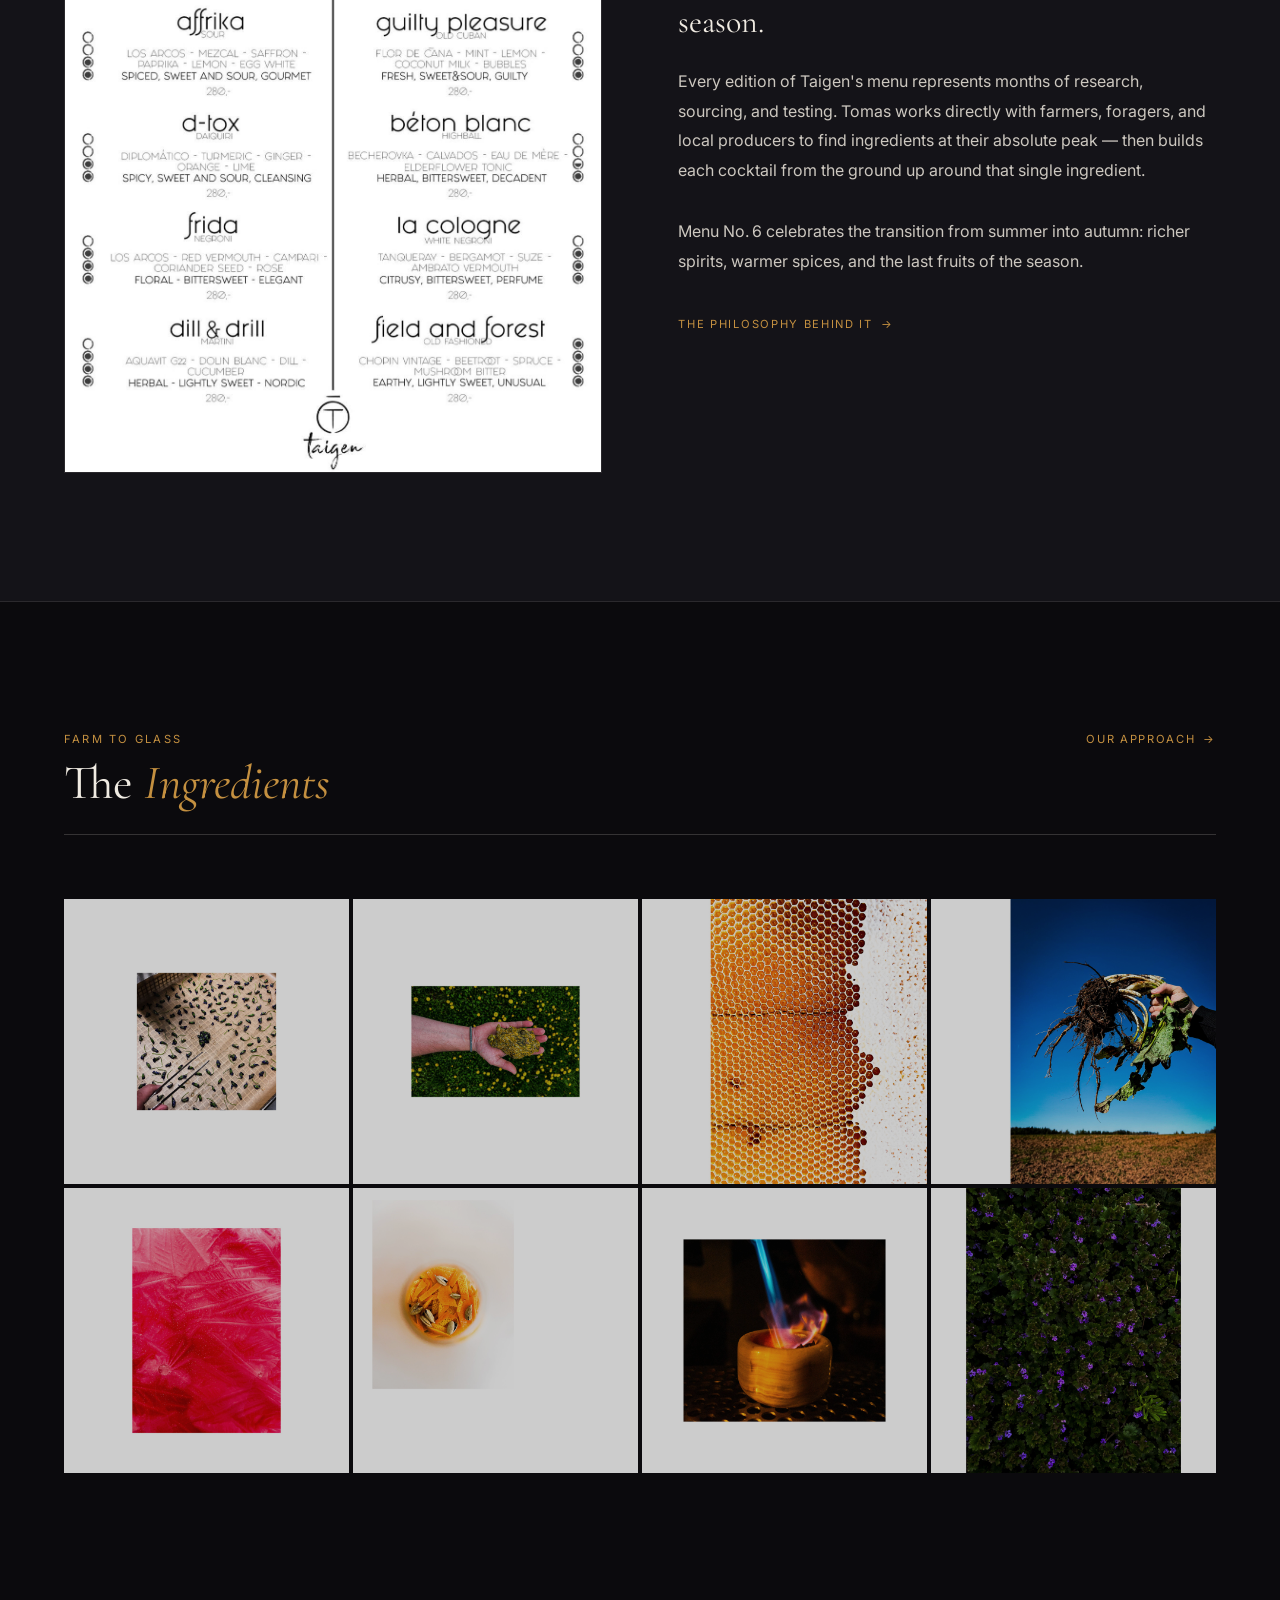
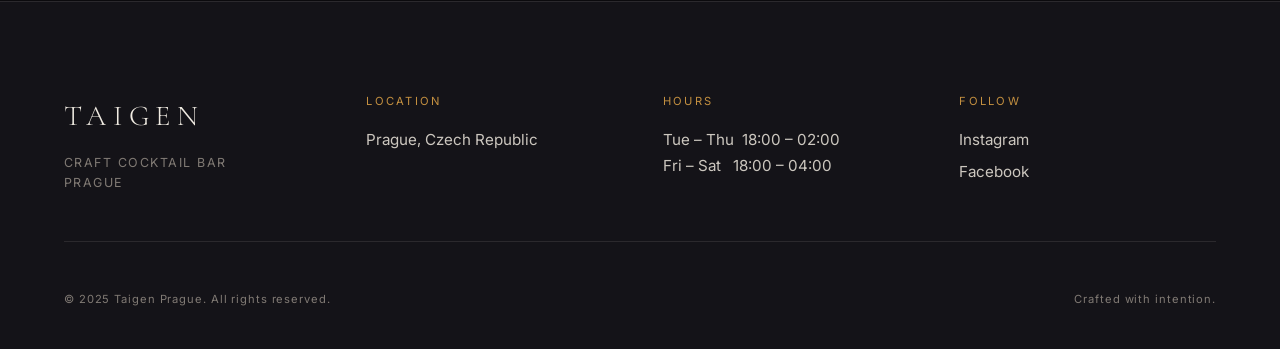
<file: cocktails.html>
<!DOCTYPE html>
<html lang="en">
<head>
  <meta charset="UTF-8">
  <meta name="viewport" content="width=device-width, initial-scale=1.0">
  <meta name="theme-color" content="#0B0A0D">
  <title>Cocktails — Taigen Prague</title>
  <meta name="description" content="Taigen cocktail menu — seasonal craft cocktails by Tomas Melzer. Farm-to-glass, Menu No. 6.">

  <meta property="og:type"        content="website">
  <meta property="og:url"         content="https://nocode23.github.io/taigen-prague/cocktails.html">
  <meta property="og:title"       content="Cocktails — Taigen Prague">
  <meta property="og:description" content="Menu No. 6 — seasonal craft cocktails by Tomas Melzer. Farm-to-glass, Prague.">
  <meta property="og:image"       content="https://nocode23.github.io/taigen-prague/assets/images/cocktails/drink01.jpg">
  <meta property="og:image:width"  content="1200">
  <meta property="og:image:height" content="800">
  <meta property="og:site_name"   content="Taigen Prague">

  <meta name="twitter:card"        content="summary_large_image">
  <meta name="twitter:title"       content="Cocktails — Taigen Prague">
  <meta name="twitter:description" content="Menu No. 6 — seasonal craft cocktails by Tomas Melzer. Farm-to-glass, Prague.">
  <meta name="twitter:image"       content="https://nocode23.github.io/taigen-prague/assets/images/cocktails/drink01.jpg">
  <link rel="preconnect" href="https://fonts.googleapis.com">
  <link rel="preconnect" href="https://fonts.gstatic.com" crossorigin>
  <link href="https://fonts.googleapis.com/css2?family=Cormorant+Garamond:ital,wght@0,300;0,400;0,600;1,300;1,400&family=Inter:wght@300;400;500&display=swap" rel="stylesheet">
  <link rel="stylesheet" href="assets/css/style.css">
</head>
<body>

  <nav class="nav" id="nav">
    <div class="nav__inner">
      <a href="index.html" class="nav__brand">TAIGEN</a>
      <ul class="nav__links">
        <li><a href="index.html">Home</a></li>
        <li><a href="cocktails.html">Cocktails</a></li>
        <li><a href="about.html">About</a></li>
        <li><a href="gallery.html">Gallery</a></li>
      </ul>
      <div class="nav__reserve-wrap">
        <a href="index.html#contact" class="btn btn--outline">Reserve</a>
      </div>
      <button class="nav__burger" id="burger" aria-label="Open menu" aria-expanded="false">
        <span></span><span></span><span></span>
      </button>
    </div>
  </nav>
  <div class="nav__mobile" id="mobile-nav">
    <a href="index.html">Home</a>
    <a href="cocktails.html">Cocktails</a>
    <a href="about.html">About</a>
    <a href="gallery.html">Gallery</a>
    <a href="index.html#contact" class="btn btn--gold" style="margin-top:1rem">Reserve a table</a>
  </div>


  <!-- PAGE HERO -->
  <header class="page-hero">
    <div class="wrap">
      <div>
        <p class="eyebrow page-hero__eyebrow">Seasonal Menu</p>
        <h1 class="page-hero__title">Cocktails</h1>
        <p class="page-hero__sub">Menu No.&thinsp;6 — Summer &amp; Autumn. Each drink crafted from seasonal ingredients, guided by a farm-to-glass philosophy.</p>
      </div>
      <div class="page-hero__num" aria-hidden="true">06</div>
    </div>
  </header>


  <!-- COCKTAIL LIST — each item has its own photo -->
  <main class="menu-page">
    <div class="wrap">

      <div class="menu-season reveal">
        <span class="eyebrow">Summer · Autumn Season</span>
        <div class="menu-season__line"></div>
        <span class="eyebrow" style="color:var(--white-40)">Tomas Melzer</span>
      </div>

      <ol class="menu-list">

        <li class="mitem reveal">
          <div class="mitem__num eyebrow">01</div>
          <div>
            <h2 class="mitem__name">Yuzu Negroni</h2>
            <p class="mitem__ingredients">Roku Gin · Campari · Cocchi di Torino Vermouth · House Yuzu Cordial · Orange Zest</p>
            <div class="mitem__tags">
              <span class="tag">Citrus</span><span class="tag">Bitter</span><span class="tag">Aromatic</span>
            </div>
          </div>
          <div class="mitem__thumb">
            <img src="assets/images/cocktails/drink01.jpg" alt="" loading="lazy">
          </div>
        </li>

        <li class="mitem reveal">
          <div class="mitem__num eyebrow">02</div>
          <div>
            <h2 class="mitem__name">Shiso Sour</h2>
            <p class="mitem__ingredients">Hendrick's Gin · Fresh Shiso Leaves · Lemon Juice · Free-Range Egg White · Yuzu Bitters</p>
            <div class="mitem__tags">
              <span class="tag">Herbaceous</span><span class="tag">Sour</span><span class="tag">Frothy</span>
            </div>
          </div>
          <div class="mitem__thumb">
            <img src="assets/images/cocktails/drink02.jpg" alt="" loading="lazy">
          </div>
        </li>

        <li class="mitem reveal">
          <div class="mitem__num eyebrow">03</div>
          <div>
            <h2 class="mitem__name">Kori Sour</h2>
            <p class="mitem__ingredients">Nikka from the Barrel · Lemon · Fresh Shiso · Egg White · Cedar Wood Bitters · Smoked Salt</p>
            <div class="mitem__tags">
              <span class="tag">Whisky</span><span class="tag">Smoky</span><span class="tag">Sour</span>
            </div>
          </div>
          <div class="mitem__thumb">
            <img src="assets/images/cocktails/drink03.jpg" alt="" loading="lazy">
          </div>
        </li>

        <li class="mitem reveal">
          <div class="mitem__num eyebrow">04</div>
          <div>
            <h2 class="mitem__name">Tochi Daiquiri</h2>
            <p class="mitem__ingredients">Plantation 3 Stars Rum · Fresh Lime · Toasted Sesame Orgeat · Black Lava Salt Rim</p>
            <div class="mitem__tags">
              <span class="tag">Rum</span><span class="tag">Tropical</span><span class="tag">Nutty</span>
            </div>
          </div>
          <div class="mitem__thumb">
            <img src="assets/images/cocktails/drink04.jpg" alt="" loading="lazy">
          </div>
        </li>

        <li class="mitem reveal">
          <div class="mitem__num eyebrow">05</div>
          <div>
            <h2 class="mitem__name">Hana Collins</h2>
            <p class="mitem__ingredients">Sakura-Infused Malfy Gin · St-Germain Elderflower · Lemon Juice · Soda · Edible Blossom</p>
            <div class="mitem__tags">
              <span class="tag">Floral</span><span class="tag">Light</span><span class="tag">Refreshing</span>
            </div>
          </div>
          <div class="mitem__thumb">
            <img src="assets/images/cocktails/drink05.jpg" alt="" loading="lazy">
          </div>
        </li>

        <li class="mitem reveal">
          <div class="mitem__num eyebrow">06</div>
          <div>
            <h2 class="mitem__name">Kuromitsu Old Fashioned</h2>
            <p class="mitem__ingredients">Suntory Toki · House Kuromitsu Syrup · Angostura Bitters · Orange Bitters · Expressed Orange Peel</p>
            <div class="mitem__tags">
              <span class="tag">Whisky</span><span class="tag">Sweet</span><span class="tag">Classic</span>
            </div>
          </div>
          <div class="mitem__thumb">
            <img src="assets/images/cocktails/drink06.jpg" alt="" loading="lazy">
          </div>
        </li>

        <li class="mitem reveal">
          <div class="mitem__num eyebrow">07</div>
          <div>
            <h2 class="mitem__name">Miso Espresso Martini</h2>
            <p class="mitem__ingredients">Grey Goose Vodka · White Miso Honey · Cold Brew Concentrate · Kahlua · Black Sesame Dust</p>
            <div class="mitem__tags">
              <span class="tag">Umami</span><span class="tag">Coffee</span><span class="tag">Silky</span>
            </div>
          </div>
          <div class="mitem__thumb">
            <img src="assets/images/cocktails/drink07.jpg" alt="" loading="lazy">
          </div>
        </li>

        <li class="mitem reveal">
          <div class="mitem__num eyebrow">08</div>
          <div>
            <h2 class="mitem__name">Wasabi Highball</h2>
            <p class="mitem__ingredients">Nikka Days · Fresh Wasabi Tincture · Cucumber Water · Premium Soda · Pickled Ginger</p>
            <div class="mitem__tags">
              <span class="tag">Spicy</span><span class="tag">Crisp</span><span class="tag">Long</span>
            </div>
          </div>
          <div class="mitem__thumb">
            <img src="assets/images/cocktails/drink08.jpg" alt="" loading="lazy">
          </div>
        </li>

      </ol>

      <div class="menu-note reveal">
        <p><strong>Farm to glass.</strong> All syrups, tinctures, and infusions are prepared in-house using seasonal ingredients sourced from local Czech farms and trusted suppliers. Our menu rotates with the seasons. Please inform us of any allergies or dietary requirements. — <em>Tomas &amp; the Taigen team.</em></p>
      </div>

    </div>
  </main>


  <!-- ACTUAL MENU PHOTO -->
  <section class="menu-img-section">
    <div class="wrap">
      <div class="menu-img-layout reveal">
        <div class="menu-img-layout__photo">
          <img src="assets/images/menu/actual_menu.jpg" alt="Taigen cocktail menu" loading="lazy">
        </div>
        <div class="menu-img-layout__text">
          <p class="eyebrow" style="margin-bottom:1.5rem">The Menu</p>
          <p class="menu-img-layout__lead">A menu that changes with the land and the season.</p>
          <p class="menu-img-layout__body">
            Every edition of Taigen's menu represents months of research, sourcing, and testing. Tomas works directly with farmers, foragers, and local producers to find ingredients at their absolute peak — then builds each cocktail from the ground up around that single ingredient.
          </p>
          <p class="menu-img-layout__body">
            Menu No.&thinsp;6 celebrates the transition from summer into autumn: richer spirits, warmer spices, and the last fruits of the season.
          </p>
          <a href="about.html" class="arrow">The philosophy behind it <span aria-hidden="true">→</span></a>
        </div>
      </div>
    </div>
  </section>


  <!-- INGREDIENTS TEASER -->
  <section class="ingredients">
    <div class="wrap">
      <div class="sec-head reveal">
        <div>
          <p class="eyebrow" style="margin-bottom:0.5rem">Farm to Glass</p>
          <h2 class="sec-head__title">The <em>Ingredients</em></h2>
        </div>
        <a href="about.html" class="arrow">Our approach <span aria-hidden="true">→</span></a>
      </div>
      <div class="ing-grid reveal">
        <div class="ing-grid__item"><img src="assets/images/ingredients/ingredience01.jpg" alt="" loading="lazy"></div>
        <div class="ing-grid__item"><img src="assets/images/ingredients/ingredience02.jpg" alt="" loading="lazy"></div>
        <div class="ing-grid__item"><img src="assets/images/ingredients/ingredience03.jpg" alt="" loading="lazy"></div>
        <div class="ing-grid__item"><img src="assets/images/ingredients/ingredience04.jpg" alt="" loading="lazy"></div>
        <div class="ing-grid__item"><img src="assets/images/ingredients/ingredience05.jpg" alt="" loading="lazy"></div>
        <div class="ing-grid__item"><img src="assets/images/ingredients/ingredience06.jpg" alt="" loading="lazy"></div>
        <div class="ing-grid__item"><img src="assets/images/ingredients/ingredience07.jpg" alt="" loading="lazy"></div>
        <div class="ing-grid__item"><img src="assets/images/ingredients/ingredience08.jpg" alt="" loading="lazy"></div>
      </div>
    </div>
  </section>


  <footer class="footer" id="contact">
    <div class="wrap">
      <div class="footer__grid">
        <div>
          <p class="footer__brand-name">TAIGEN</p>
          <p class="footer__brand-desc">Craft Cocktail Bar<br>Prague</p>
        </div>
        <div class="footer__cols">
          <div>
            <p class="eyebrow footer__col-label">Location</p>
            <p class="footer__col-text">Prague, Czech Republic</p>
          </div>
          <div>
            <p class="eyebrow footer__col-label">Hours</p>
            <p class="footer__col-text">Tue – Thu &nbsp;18:00 – 02:00<br>Fri – Sat &nbsp;&nbsp;18:00 – 04:00</p>
          </div>
          <div>
            <p class="eyebrow footer__col-label">Follow</p>
            <a href="https://www.instagram.com/taigenprague" class="footer__col-link" target="_blank" rel="noopener">Instagram</a>
            <a href="https://www.facebook.com/taigenprague"  class="footer__col-link" target="_blank" rel="noopener">Facebook</a>
          </div>
        </div>
      </div>
      <div class="footer__bottom">
        <span>© 2025 Taigen Prague. All rights reserved.</span>
        <span>Crafted with intention.</span>
      </div>
    </div>
  </footer>

  <script src="assets/js/main.js"></script>
</body>
</html>
</file>
<file: assets/css/style.css>
/* =========================================
   TAIGEN — v2 Clean Design
   ========================================= */

@import url('https://fonts.googleapis.com/css2?family=Cormorant+Garamond:ital,wght@0,300;0,400;0,600;1,300;1,400&family=Inter:wght@300;400;500&display=swap');

/* ── Tokens ── */
:root {
  --bg:        #0B0A0D;
  --surface:   #141318;
  --surface-2: #1D1B21;
  --white:     #F0EBE2;
  --white-70:  #CCC7BF;
  --white-40:  #807A74;
  --gold:      #C49040;
  --border:    rgba(240, 235, 226, 0.10);
  --border-2:  rgba(240, 235, 226, 0.18);

  --serif: 'Cormorant Garamond', Georgia, serif;
  --sans:  'Inter', system-ui, sans-serif;

  --nav-h:   64px;
  --max-w:   1360px;
  --pad:     clamp(1.5rem, 5vw, 4.5rem);
  --section: clamp(5rem, 10vw, 8rem);
}

/* ── Reset ── */
*, *::before, *::after { box-sizing: border-box; margin: 0; padding: 0; }
html {
  background: var(--bg);
  color-scheme: dark;
  scroll-behavior: smooth;
}
body {
  background: var(--bg);
  color: var(--white);
  font-family: var(--sans);
  font-weight: 400;
  font-size: 16px;
  line-height: 1.7;
  overflow-x: hidden;
  -webkit-font-smoothing: antialiased;
  -moz-osx-font-smoothing: grayscale;
}
img { display: block; max-width: 100%; height: auto; }
a { color: inherit; text-decoration: none; }
button { cursor: pointer; font-family: inherit; border: none; background: none; }
ul, ol { list-style: none; }

/* ── Scroll reveal ── */
.reveal {
  opacity: 0;
  transform: translateY(1.8rem);
  transition: opacity 0.75s ease, transform 0.75s ease;
}
.reveal.visible { opacity: 1; transform: none; }
.reveal.d1 { transition-delay: 0.12s; }
.reveal.d2 { transition-delay: 0.24s; }
.reveal.d3 { transition-delay: 0.38s; }

/* ── Container ── */
.wrap {
  width: 100%;
  max-width: var(--max-w);
  margin: 0 auto;
  padding: 0 var(--pad);
}

/* ── Eyebrow label ── */
.eyebrow {
  font-size: 0.7rem;
  font-weight: 400;
  letter-spacing: 0.2em;
  text-transform: uppercase;
  color: var(--gold);
}

/* ── Section header ── */
.sec-head {
  display: flex;
  align-items: baseline;
  justify-content: space-between;
  gap: 1.5rem;
  padding-bottom: 1.5rem;
  border-bottom: 1px solid var(--border-2);
  margin-bottom: clamp(2.5rem, 5vw, 4rem);
  flex-wrap: wrap;
}
.sec-head__title {
  font-family: var(--serif);
  font-size: clamp(2rem, 4vw, 3rem);
  font-weight: 400;
  color: var(--white);
  line-height: 1.1;
}
.sec-head__title em { font-style: italic; color: var(--gold); }

/* ── Arrow link ── */
.arrow {
  display: inline-flex;
  align-items: center;
  gap: 0.5rem;
  font-size: 0.7rem;
  font-weight: 400;
  letter-spacing: 0.15em;
  text-transform: uppercase;
  color: var(--gold);
  white-space: nowrap;
  transition: gap 0.3s;
}
.arrow:hover { gap: 0.9rem; }

/* ── Buttons ── */
.btn {
  display: inline-flex;
  align-items: center;
  gap: 0.5rem;
  font-family: var(--sans);
  font-size: 0.7rem;
  font-weight: 400;
  letter-spacing: 0.15em;
  text-transform: uppercase;
  padding: 0.7rem 1.6rem;
  transition: 0.25s;
  cursor: pointer;
  white-space: nowrap;
}
.btn--gold { background: var(--gold); color: var(--bg); border: 1px solid var(--gold); }
.btn--gold:hover { background: #d9a04e; border-color: #d9a04e; }
.btn--outline { border: 1px solid var(--border-2); color: var(--white); }
.btn--outline:hover { border-color: var(--gold); color: var(--gold); }

/* ── Tag ── */
.tag {
  font-size: 0.63rem;
  font-weight: 400;
  letter-spacing: 0.12em;
  text-transform: uppercase;
  color: var(--white-40);
  border: 1px solid var(--border);
  padding: 0.2rem 0.55rem;
}


/* ==============================
   NAV — always dark, always readable
   ============================== */
.nav {
  position: fixed;
  inset: 0 0 auto 0;
  z-index: 200;
  height: var(--nav-h);
  background: rgba(11, 10, 13, 0.97);
  backdrop-filter: blur(20px);
  -webkit-backdrop-filter: blur(20px);
  border-bottom: 1px solid var(--border);
  display: flex;
  align-items: center;
  padding: 0 var(--pad);
}
.nav__inner {
  width: 100%;
  display: flex;
  align-items: center;
  gap: 3rem;
}
.nav__brand {
  font-family: var(--serif);
  font-size: 1.35rem;
  font-weight: 300;
  letter-spacing: 0.28em;
  color: var(--white);
  flex-shrink: 0;
  transition: color 0.2s;
}
.nav__brand:hover { color: var(--gold); }
.nav__links {
  display: flex;
  gap: 2.5rem;
  flex: 1;
  justify-content: center;
}
.nav__links a {
  font-size: 0.78rem;
  font-weight: 500;
  letter-spacing: 0.12em;
  text-transform: uppercase;
  color: #C8C3BB;
  transition: color 0.2s;
  position: relative;
  padding-bottom: 3px;
}
.nav__links a::after {
  content: '';
  position: absolute;
  bottom: 0; left: 0;
  width: 0; height: 1px;
  background: var(--gold);
  transition: width 0.3s ease;
}
.nav__links a:hover,
.nav__links a.active { color: #F0EBE2; }
.nav__links a:hover::after,
.nav__links a.active::after { width: 100%; }

.nav__burger {
  display: none;
  flex-direction: column;
  gap: 5px;
  padding: 6px;
  margin-left: auto;
}
.nav__burger span {
  display: block;
  width: 22px; height: 1.5px;
  background: var(--white);
  transition: transform 0.3s, opacity 0.3s;
}
.nav__burger.open span:nth-child(1) { transform: translateY(6.5px) rotate(45deg); }
.nav__burger.open span:nth-child(2) { opacity: 0; }
.nav__burger.open span:nth-child(3) { transform: translateY(-6.5px) rotate(-45deg); }

.nav__mobile {
  position: fixed;
  inset: 0;
  z-index: 199;
  background: var(--bg);
  display: flex;
  flex-direction: column;
  align-items: center;
  justify-content: center;
  gap: 2rem;
  transform: translateX(100%);
  transition: transform 0.4s cubic-bezier(0.77, 0, 0.175, 1);
  padding-top: var(--nav-h);
}
.nav__mobile.open { transform: none; }
.nav__mobile a {
  font-family: var(--serif);
  font-size: clamp(2.2rem, 7vw, 3.8rem);
  font-weight: 300;
  color: var(--white-70);
  letter-spacing: -0.01em;
  transition: color 0.2s;
}
.nav__mobile a:hover { color: var(--white); }


/* ==============================
   HERO
   ============================== */
.hero {
  position: relative;
  height: 100svh;
  min-height: 600px;
  overflow: hidden;
  display: flex;
  align-items: flex-end;
}
.hero__img {
  position: absolute;
  inset: 0;
  z-index: 0;
}
.hero__img img {
  width: 100%;
  height: 115%;
  object-fit: cover;
  object-position: center 30%;
  will-change: transform;
}
.hero__overlay {
  position: absolute;
  inset: 0;
  z-index: 1;
  /* Strong overlay so text is always readable */
  background:
    linear-gradient(to top,  rgba(11,10,13,1.0)  0%,
                              rgba(11,10,13,0.7)  35%,
                              rgba(11,10,13,0.25) 70%,
                              rgba(11,10,13,0.15) 100%),
    linear-gradient(to right, rgba(11,10,13,0.55) 0%,
                              transparent 65%);
}
.hero__content {
  position: relative;
  z-index: 2;
  width: 100%;
  max-width: var(--max-w);
  margin: 0 auto;
  padding: 0 var(--pad) clamp(3.5rem, 8vh, 5.5rem);
}
.hero__eyebrow {
  display: flex;
  align-items: center;
  gap: 1rem;
  margin-bottom: 1.5rem;
}
.hero__eyebrow::before {
  content: '';
  width: 2rem; height: 1px;
  background: var(--gold);
  flex-shrink: 0;
}
.hero__eyebrow .eyebrow {
  color: var(--white);
  font-size: 0.78rem;
  text-shadow: 0 1px 10px rgba(11, 10, 13, 0.8);
}
.hero__title {
  font-family: var(--serif);
  font-size: clamp(5.5rem, 16vw, 15rem);
  font-weight: 300;
  letter-spacing: -0.025em;
  line-height: 0.88;
  color: var(--white);
  margin-bottom: 1.25rem;
}
.hero__sub {
  font-family: var(--sans);
  font-style: normal;
  font-size: clamp(1rem, 1.5vw, 1.15rem);
  font-weight: 400;
  color: var(--white);
  margin-bottom: 2.5rem;
  max-width: 42ch;
  line-height: 1.65;
  text-shadow: 0 1px 12px rgba(11, 10, 13, 0.7);
}
.hero__cta { display: flex; gap: 1rem; flex-wrap: wrap; }
.hero__scroll {
  position: absolute;
  right: var(--pad);
  bottom: clamp(2rem, 5vh, 4rem);
  z-index: 2;
  display: flex;
  flex-direction: column;
  align-items: center;
  gap: 0.75rem;
}
.hero__scroll span {
  font-size: 0.65rem;
  font-weight: 400;
  letter-spacing: 0.2em;
  text-transform: uppercase;
  color: rgba(240, 235, 226, 0.6);
  text-shadow: 0 1px 8px rgba(11, 10, 13, 0.8);
}
.hero__scroll-line {
  width: 1px;
  height: 3rem;
  background: linear-gradient(to bottom, var(--white-40), transparent);
  animation: drop 2.2s ease-in-out infinite;
}
@keyframes drop {
  0%, 100% { transform: scaleY(0.5); transform-origin: top; opacity: 0.5; }
  50%       { transform: scaleY(1);   opacity: 1; }
}


/* ==============================
   MARQUEE
   ============================== */
.marquee {
  overflow: hidden;
  background: var(--surface);
  border-top: 1px solid var(--border);
  border-bottom: 1px solid var(--border);
  padding: 0.9rem 0;
}
.marquee__inner {
  display: flex;
  width: max-content;
  animation: scroll-x 32s linear infinite;
}
.marquee__inner:hover { animation-play-state: paused; }
.marquee__inner span {
  white-space: nowrap;
  font-size: 0.68rem;
  font-weight: 400;
  letter-spacing: 0.26em;
  text-transform: uppercase;
  color: var(--white-40);
  padding: 0 2.5rem;
}
@keyframes scroll-x {
  from { transform: translateX(0); }
  to   { transform: translateX(-50%); }
}


/* ==============================
   PHILOSOPHY
   ============================== */
.philosophy {
  padding: var(--section) 0;
}
.philosophy__grid {
  display: grid;
  grid-template-columns: 1fr 1fr;
  gap: clamp(3rem, 7vw, 7rem);
  align-items: center;
}
.philosophy__kicker {
  margin-bottom: 2rem;
  display: flex;
  align-items: center;
  gap: 1rem;
}
.philosophy__kicker::after {
  content: '';
  width: 3rem; height: 1px;
  background: var(--border-2);
}
.philosophy__quote {
  font-family: var(--serif);
  font-size: clamp(1.5rem, 2.5vw, 2.1rem);
  font-style: italic;
  font-weight: 400;
  line-height: 1.4;
  color: var(--white);
  margin-bottom: 2rem;
  padding-left: 1.5rem;
  border-left: 2px solid var(--gold);
}
.philosophy__body {
  font-size: 1.05rem;
  color: var(--white-70);
  line-height: 1.85;
  margin-bottom: 2.5rem;
  max-width: 48ch;
}
.philosophy__img {
  overflow: hidden;
  aspect-ratio: 4/5;
  position: relative;
}
.philosophy__img img {
  width: 100%;
  height: 100%;
  object-fit: cover;
  transition: transform 0.9s ease;
}
.philosophy__img:hover img { transform: scale(1.04); }


/* ==============================
   COCKTAILS FEATURED
   ============================== */
.menu-tease {
  padding: var(--section) 0;
  background: var(--surface);
  border-top: 1px solid var(--border);
  border-bottom: 1px solid var(--border);
}
.cocktails-grid {
  display: grid;
  grid-template-columns: repeat(3, 1fr);
  gap: 1px;
  background: var(--border-2);
  border: 1px solid var(--border-2);
}
.ccard {
  background: var(--surface);
  overflow: hidden;
  display: flex;
  flex-direction: column;
  transition: background 0.3s;
  position: relative;
}
.ccard::after {
  content: '';
  position: absolute;
  top: 0; left: 0; right: 0;
  height: 2px;
  background: var(--gold);
  transform: scaleX(0);
  transform-origin: left;
  transition: transform 0.4s ease;
}
.ccard:hover { background: var(--surface-2); }
.ccard:hover::after { transform: scaleX(1); }
.ccard__img {
  aspect-ratio: 4/3;
  overflow: hidden;
  background: var(--surface-2);
}
.ccard__img img {
  width: 100%;
  height: 100%;
  object-fit: cover;
  transition: transform 0.7s ease, filter 0.4s;
  filter: brightness(0.8);
}
.ccard:hover .ccard__img img { transform: scale(1.07); filter: brightness(1); }
.ccard__body {
  padding: 1.75rem;
  display: flex;
  flex-direction: column;
  gap: 0.6rem;
  flex: 1;
}
.ccard__num { color: var(--gold); }
.ccard__name {
  font-family: var(--serif);
  font-size: clamp(1.3rem, 2.2vw, 1.8rem);
  font-weight: 400;
  color: var(--white);
  line-height: 1.15;
}
.ccard__desc {
  font-size: 0.95rem;
  color: var(--white-70);
  line-height: 1.65;
}
.ccard__tags {
  display: flex;
  flex-wrap: wrap;
  gap: 0.35rem;
  margin-top: auto;
  padding-top: 0.75rem;
}
.ccard:hover .tag { color: var(--gold); border-color: rgba(196,144,64,0.3); }


/* ==============================
   GALLERY STRIP
   ============================== */
.gstrip { padding-top: var(--section); }
.gstrip__track {
  display: flex;
  gap: 4px;
  overflow-x: auto;
  cursor: grab;
  scrollbar-width: none;
  -webkit-overflow-scrolling: touch;
}
.gstrip__track::-webkit-scrollbar { display: none; }
.gstrip__track.grabbing { cursor: grabbing; user-select: none; }
.gstrip__item {
  flex: 0 0 auto;
  width: clamp(200px, 26vw, 340px);
  aspect-ratio: 3/4;
  overflow: hidden;
  background: var(--surface);
}
.gstrip__item img {
  width: 100%;
  height: 100%;
  object-fit: cover;
  transition: transform 0.6s ease, filter 0.4s;
  filter: brightness(0.78);
}
.gstrip__item:hover img { transform: scale(1.05); filter: brightness(1); }
.gstrip__foot {
  display: flex;
  align-items: center;
  justify-content: space-between;
  margin-top: 1.5rem;
  padding: 1rem var(--pad) 0;
  border-top: 1px solid var(--border);
}


/* ==============================
   ATMOSPHERE GRID
   ============================== */
.atmosphere { padding: var(--section) 0; }
.atm-grid {
  display: grid;
  grid-template-columns: repeat(6, 1fr);
  gap: 4px;
  margin-top: 3rem;
}
.atm-grid__item {
  aspect-ratio: 1;
  overflow: hidden;
  background: var(--surface);
}
.atm-grid__item img {
  width: 100%;
  height: 100%;
  object-fit: cover;
  transition: transform 0.6s, filter 0.4s;
  filter: brightness(0.72) saturate(0.85);
}
.atm-grid__item:hover img {
  transform: scale(1.1);
  filter: brightness(1) saturate(1);
}


/* ==============================
   FOOTER
   ============================== */
.footer {
  background: var(--surface);
  border-top: 1px solid var(--border);
  padding: clamp(4rem, 7vw, 6rem) 0 2.5rem;
}
.footer__grid {
  display: grid;
  grid-template-columns: 200px 1fr;
  gap: clamp(3rem, 8vw, 8rem);
  margin-bottom: 3rem;
  padding-bottom: 3rem;
  border-bottom: 1px solid var(--border);
}
.footer__brand-name {
  font-family: var(--serif);
  font-size: 1.8rem;
  font-weight: 300;
  letter-spacing: 0.22em;
  color: var(--white);
  margin-bottom: 0.75rem;
}
.footer__brand-desc {
  font-size: 0.78rem;
  font-weight: 400;
  letter-spacing: 0.12em;
  text-transform: uppercase;
  color: var(--white-40);
  line-height: 1.6;
}
.footer__cols {
  display: grid;
  grid-template-columns: repeat(3, 1fr);
  gap: 2.5rem;
}
.footer__col-label { color: var(--gold); margin-bottom: 1rem; }
.footer__col-text { font-size: 0.95rem; color: var(--white-70); line-height: 1.75; }
.footer__col-link {
  display: block;
  font-size: 0.95rem;
  color: var(--white-70);
  margin-bottom: 0.4rem;
  transition: color 0.2s;
}
.footer__col-link:hover { color: var(--gold); }
.footer__bottom {
  display: flex;
  justify-content: space-between;
  align-items: center;
  font-size: 0.7rem;
  letter-spacing: 0.08em;
  color: var(--white-40);
  gap: 1rem;
  flex-wrap: wrap;
}


/* ==============================
   PAGE HERO (inner pages)
   ============================== */
.page-hero {
  padding-top: calc(var(--nav-h) + clamp(3rem, 7vw, 5.5rem));
  padding-bottom: clamp(2.5rem, 5vw, 4rem);
  border-bottom: 1px solid var(--border);
}
.page-hero .wrap {
  display: grid;
  grid-template-columns: 1fr auto;
  align-items: end;
  gap: 2rem;
}
.page-hero__eyebrow { margin-bottom: 1.25rem; }
.page-hero__title {
  font-family: var(--serif);
  font-size: clamp(3.5rem, 10vw, 9rem);
  font-weight: 300;
  letter-spacing: -0.025em;
  line-height: 0.9;
  color: var(--white);
}
.page-hero__sub {
  font-family: var(--sans);
  font-style: normal;
  font-size: clamp(1rem, 1.5vw, 1.1rem);
  font-weight: 400;
  color: var(--white-70);
  margin-top: 1.5rem;
  max-width: 52ch;
  line-height: 1.7;
}
.page-hero__num {
  font-family: var(--serif);
  font-size: clamp(5rem, 13vw, 12rem);
  font-weight: 300;
  color: rgba(240, 235, 226, 0.04);
  line-height: 1;
  letter-spacing: -0.03em;
  user-select: none;
}


/* ==============================
   COCKTAILS PAGE
   ============================== */
.menu-page { padding: var(--section) 0; }
.menu-season {
  display: flex;
  align-items: center;
  gap: 1.5rem;
  margin-bottom: 3rem;
}
.menu-season__line { flex: 1; height: 1px; background: var(--border); }

.menu-list { display: flex; flex-direction: column; }
.mitem {
  display: grid;
  grid-template-columns: 3rem 1fr 120px;
  align-items: start;
  gap: 2.5rem;
  padding: 2.5rem 0;
  border-bottom: 1px solid var(--border);
  transition: padding-left 0.35s ease;
  cursor: default;
}
.mitem:first-child { border-top: 1px solid var(--border); }
.mitem:hover { padding-left: 0.75rem; }
.mitem__num { color: var(--gold); padding-top: 0.4rem; }
.mitem__name {
  font-family: var(--serif);
  font-size: clamp(1.7rem, 3.2vw, 2.6rem);
  font-weight: 400;
  color: var(--white);
  line-height: 1.1;
  margin-bottom: 0.6rem;
  transition: color 0.25s;
}
.mitem:hover .mitem__name { color: var(--gold); }
.mitem__ingredients {
  font-size: 1rem;
  color: var(--white-70);
  line-height: 1.7;
  margin-bottom: 0.85rem;
  max-width: 55ch;
}
.mitem__tags { display: flex; flex-wrap: wrap; gap: 0.4rem; }
.mitem__thumb {
  aspect-ratio: 1;
  overflow: hidden;
  border-radius: 50%;
  background: var(--surface-2);
  opacity: 0;
  transform: scale(0.8);
  transition: opacity 0.4s, transform 0.4s;
}
.mitem:hover .mitem__thumb { opacity: 1; transform: scale(1); }
.mitem__thumb img { width: 100%; height: 100%; object-fit: cover; }

.menu-note {
  margin-top: 4rem;
  padding: 2rem 2.5rem;
  border-left: 2px solid var(--gold);
  background: var(--surface);
}
.menu-note p {
  font-size: 1rem;
  color: var(--white-70);
  line-height: 1.85;
}
.menu-note strong { color: var(--white); font-weight: 400; }


/* ==============================
   ABOUT PAGE
   ============================== */
.about-intro {
  padding-top: calc(var(--nav-h) + clamp(3.5rem, 8vw, 6rem));
  padding-bottom: var(--section);
}
.about-grid {
  display: grid;
  grid-template-columns: 1fr 1.1fr;
  gap: clamp(3rem, 7vw, 7rem);
  align-items: end;
}
.about-portrait {
  aspect-ratio: 3/4;
  overflow: hidden;
  position: relative;
}
.about-portrait img {
  width: 100%;
  height: 100%;
  object-fit: cover;
  object-position: center 20%;
}
.about-portrait__cap {
  position: absolute;
  bottom: 1.5rem; left: 1.5rem;
  background: rgba(11,10,13,0.82);
  backdrop-filter: blur(8px);
  padding: 0.5rem 0.9rem;
  font-size: 0.68rem;
  font-weight: 400;
  letter-spacing: 0.14em;
  text-transform: uppercase;
  color: var(--white-70);
}
.about-kicker { margin-bottom: 1.5rem; }
.about-name {
  font-family: var(--serif);
  font-size: clamp(2.8rem, 6vw, 5.5rem);
  font-weight: 300;
  letter-spacing: -0.02em;
  line-height: 0.92;
  color: var(--white);
  margin-bottom: 0.75rem;
}
.about-role {
  font-family: var(--sans);
  font-size: 1rem;
  font-weight: 400;
  color: var(--gold);
  margin-bottom: 2.5rem;
  letter-spacing: 0.02em;
}
.about-text {
  font-size: 1.05rem;
  color: var(--white-70);
  max-width: 48ch;
  margin-bottom: 1.5rem;
  line-height: 1.85;
}

.pillars {
  padding: var(--section) 0;
  background: var(--surface);
  border-top: 1px solid var(--border);
  border-bottom: 1px solid var(--border);
}
.pillars-grid {
  display: grid;
  grid-template-columns: repeat(3, 1fr);
  gap: 4rem;
  margin-top: 3.5rem;
}
.pillar__num {
  display: flex;
  align-items: center;
  gap: 1rem;
  margin-bottom: 1.5rem;
  color: var(--gold);
}
.pillar__num::after { content: ''; flex: 1; height: 1px; background: var(--border-2); }
.pillar__title {
  font-family: var(--serif);
  font-size: clamp(1.2rem, 2vw, 1.7rem);
  font-weight: 400;
  color: var(--white);
  margin-bottom: 1rem;
}
.pillar__text { font-size: 1rem; color: var(--white-70); line-height: 1.85; }

.about-social { padding: var(--section) 0; }


/* ==============================
   GALLERY PAGE
   ============================== */
.gallery-content {
  padding: clamp(2.5rem, 5vw, 4rem) 0 var(--section);
}
.masonry {
  columns: 3;
  column-gap: 6px;
}
.masonry__item {
  break-inside: avoid;
  margin-bottom: 6px;
  overflow: hidden;
  cursor: pointer;
  position: relative;
  background: var(--surface);
}
.masonry__item img {
  width: 100%;
  height: auto;
  display: block;
  transition: transform 0.55s ease, filter 0.4s;
  filter: brightness(0.82);
}
.masonry__item::after {
  content: '+';
  position: absolute;
  inset: 0;
  display: flex;
  align-items: center;
  justify-content: center;
  font-size: 2rem;
  font-weight: 300;
  color: rgba(240,235,226,0.6);
  background: rgba(11,10,13,0.38);
  opacity: 0;
  transition: opacity 0.3s;
}
.masonry__item:hover img { transform: scale(1.04); filter: brightness(1); }
.masonry__item:hover::after { opacity: 1; }

/* Lightbox */
.lightbox {
  position: fixed;
  inset: 0;
  z-index: 300;
  background: rgba(11,10,13,0.97);
  display: flex;
  align-items: center;
  justify-content: center;
  opacity: 0;
  pointer-events: none;
  transition: opacity 0.3s;
}
.lightbox.open { opacity: 1; pointer-events: auto; }
.lightbox__img {
  max-width: min(90vw, 1000px);
  max-height: 90svh;
  object-fit: contain;
  transform: scale(0.94);
  transition: transform 0.3s;
}
.lightbox.open .lightbox__img { transform: scale(1); }
.lb-btn {
  position: absolute;
  background: none;
  border: 1px solid var(--border-2);
  color: var(--white);
  width: 3rem; height: 3rem;
  display: flex; align-items: center; justify-content: center;
  font-size: 1rem;
  transition: border-color 0.2s;
}
.lb-btn:hover { border-color: var(--white); }
.lb-close { top: 2rem; right: 2rem; }
.lb-prev  { left: 2rem;  top: 50%; transform: translateY(-50%); }
.lb-next  { right: 2rem; top: 50%; transform: translateY(-50%); }
.lb-count {
  position: absolute;
  bottom: 2rem;
  left: 50%; transform: translateX(-50%);
  font-size: 0.68rem;
  letter-spacing: 0.15em;
  text-transform: uppercase;
  color: var(--white-40);
}


/* ==============================
   RESPONSIVE
   ============================== */
@media (max-width: 1100px) {
  .hero__scroll { display: none; }
  .cocktails-grid { grid-template-columns: 1fr 1fr; }
  .cocktails-grid .ccard:last-child { display: none; }
  .atm-grid { grid-template-columns: repeat(3, 1fr); }
  .pillars-grid { grid-template-columns: 1fr 1fr; gap: 2.5rem; }
  .footer__cols { grid-template-columns: 1fr 1fr; }
  .masonry { columns: 2; }
  .mitem { grid-template-columns: 2.5rem 1fr 90px; }
}

@media (max-width: 768px) {
  :root { --nav-h: 58px; --pad: 1.25rem; }

  /* Nav */
  .nav__links, .nav__reserve-wrap { display: none; }
  .nav__brand { margin-right: auto; }
  .nav__burger { display: flex; }

  /* Hero — hide scroll indicator, stack CTA buttons */
  .hero__scroll { display: none; } /* also hidden at 1024px below */
  .hero__cta { flex-direction: column; align-items: flex-start; gap: 0.75rem; }
  .hero__eyebrow::before { width: 1.5rem; }

  /* Philosophy */
  .philosophy__grid { grid-template-columns: 1fr; }
  .philosophy__img { aspect-ratio: 16/9; max-height: 55vw; }
  .philosophy__kicker::after { display: none; }

  /* Cocktail cards */
  .cocktails-grid { grid-template-columns: 1fr; }
  .cocktails-grid .ccard:last-child { display: flex; }

  /* Section header */
  .sec-head { flex-direction: column; align-items: flex-start; gap: 0.75rem; }

  /* Atmosphere grid */
  .atm-grid { grid-template-columns: repeat(2, 1fr); }

  /* Footer */
  .footer__grid { grid-template-columns: 1fr; gap: 2rem; }
  .footer__cols { grid-template-columns: 1fr 1fr; }
  .footer__bottom { flex-direction: column; align-items: flex-start; }

  /* About page — keep portrait orientation for person photos */
  .about-grid { grid-template-columns: 1fr; }
  .about-portrait { aspect-ratio: 3/4; max-height: 80vw; }
  .about-portrait img { object-position: center top; }
  .pillars-grid { grid-template-columns: 1fr; gap: 2.5rem; }

  /* Team cards */
  .team-grid { grid-template-columns: 1fr; }
  .team-card__img { aspect-ratio: 3/4; max-height: 80vw; }

  /* Cocktail menu list */
  .mitem { grid-template-columns: 2.5rem 1fr; gap: 1.5rem; }
  .mitem__thumb { display: none; }

  /* Gallery */
  .masonry { columns: 2; }
  .lb-prev { left: 0.5rem; }
  .lb-next { right: 0.5rem; }
  .gallery-cat__count { display: none; }

  /* Page hero inner pages */
  .page-hero .wrap { grid-template-columns: 1fr; }
  .page-hero__num { display: none; }
  .page-hero__title { font-size: clamp(3rem, 12vw, 5rem); }
}

@media (max-width: 480px) {
  /* Hero title slightly smaller on very small phones */
  .hero__title { font-size: clamp(3.2rem, 20vw, 5.5rem); }

  /* Atmosphere / instagram grid */
  .atm-grid { grid-template-columns: repeat(2, 1fr); }

  /* Gallery masonry — single column */
  .masonry { columns: 1; }

  /* Footer */
  .footer__cols { grid-template-columns: 1fr; }

  /* Cocktail cards — reduce inner padding */
  .ccard__body { padding: 1.25rem; }

  /* Cocktail menu items */
  .mitem__name { font-size: 1.5rem; }
  .mitem { padding: 1.75rem 0; }
}


/* ==============================
   TEAM SECTION
   ============================== */
.team { padding: var(--section) 0; }
.team-grid {
  display: grid;
  grid-template-columns: 1fr 1fr;
  gap: 2rem;
  margin-top: 3rem;
}
.team-card { position: relative; overflow: hidden; }
.team-card__img {
  aspect-ratio: 3/4;
  overflow: hidden;
  background: var(--surface);
}
.team-card__img img {
  width: 100%; height: 100%;
  object-fit: cover;
  object-position: center top;
  transition: transform 0.7s ease;
  filter: brightness(0.85);
}
.team-card:hover .team-card__img img { transform: scale(1.04); filter: brightness(1); }
.team-card__body {
  padding: 1.5rem 0 0;
  display: flex;
  flex-direction: column;
  gap: 0.5rem;
}
.team-card__role {
  font-size: 0.72rem;
  color: var(--gold);
  letter-spacing: 0.18em;
  text-transform: uppercase;
}
.team-card__name {
  font-family: var(--serif);
  font-size: clamp(1.5rem, 3vw, 2.2rem);
  font-weight: 400;
  color: var(--white);
  line-height: 1.1;
}
.team-card__desc {
  font-size: 0.95rem;
  color: var(--white-70);
  line-height: 1.8;
  margin-top: 0.25rem;
}

/* ==============================
   PREPARATION / CRAFT SECTION
   ============================== */
.prep { padding: var(--section) 0; background: var(--surface); border-top: 1px solid var(--border); border-bottom: 1px solid var(--border); }
.prep-layout {
  display: grid;
  grid-template-columns: 1fr 1fr 1fr;
  gap: 4px;
  margin-top: 3rem;
}
.prep-layout__item {
  overflow: hidden;
  aspect-ratio: 3/4;
  background: var(--surface-2);
}
.prep-layout__item img {
  width: 100%; height: 100%;
  object-fit: cover;
  transition: transform 0.7s ease;
  filter: brightness(0.88);
}
.prep-layout__item:hover img { transform: scale(1.05); filter: brightness(1); }

/* ==============================
   INGREDIENTS GRID
   ============================== */
.ingredients { padding: var(--section) 0; }
.ing-grid {
  display: grid;
  grid-template-columns: repeat(4, 1fr);
  gap: 4px;
  margin-top: 3rem;
}
.ing-grid__item {
  aspect-ratio: 1;
  overflow: hidden;
  background: var(--surface);
  position: relative;
}
.ing-grid__item img {
  width: 100%; height: 100%;
  object-fit: cover;
  transition: transform 0.6s, filter 0.4s;
  filter: brightness(0.8) saturate(0.9);
}
.ing-grid__item:hover img { transform: scale(1.08); filter: brightness(1) saturate(1.1); }

/* ==============================
   ACTUAL MENU PHOTO
   ============================== */
.menu-img-section {
  padding: var(--section) 0;
  background: var(--surface);
  border-top: 1px solid var(--border);
  border-bottom: 1px solid var(--border);
}
.menu-img-layout {
  display: grid;
  grid-template-columns: 1fr 1fr;
  gap: clamp(3rem, 6vw, 6rem);
  align-items: center;
  margin-top: 3rem;
}
.menu-img-layout__photo {
  overflow: hidden;
  border: 1px solid var(--border);
}
.menu-img-layout__photo img { width: 100%; height: auto; display: block; }
.menu-img-layout__text { }
.menu-img-layout__lead {
  font-family: var(--serif);
  font-size: clamp(1.4rem, 2.5vw, 2rem);
  font-weight: 400;
  color: var(--white);
  line-height: 1.35;
  margin-bottom: 1.5rem;
}
.menu-img-layout__body {
  font-size: 1rem;
  color: var(--white-70);
  line-height: 1.85;
  margin-bottom: 2rem;
}

/* Responsive additions */
@media (max-width: 768px) {
  .team-grid { grid-template-columns: 1fr; gap: 3rem; }
  .prep-layout { grid-template-columns: 1fr 1fr; }
  .prep-layout__item:last-child { display: none; }
  .ing-grid { grid-template-columns: repeat(3, 1fr); }
  .menu-img-layout { grid-template-columns: 1fr; }
}
@media (max-width: 480px) {
  .ing-grid { grid-template-columns: repeat(2, 1fr); }
}


/* ==============================
   GALLERY CATEGORIES
   ============================== */
.gallery-cat {
  padding: clamp(3rem, 6vw, 5rem) 0 0;
}
.gallery-cat + .gallery-cat {
  margin-top: clamp(3rem, 6vw, 5rem);
  padding-top: clamp(3rem, 6vw, 5rem);
  border-top: 1px solid var(--border);
}
.gallery-cat__head {
  display: flex;
  align-items: baseline;
  gap: 1.5rem;
  margin-bottom: 1.5rem;
}
.gallery-cat__head::after {
  content: '';
  flex: 1;
  height: 1px;
  background: var(--border);
}
.gallery-cat__title {
  font-family: var(--serif);
  font-size: clamp(1.4rem, 2.5vw, 2rem);
  font-weight: 400;
  color: var(--white);
  white-space: nowrap;
}
.gallery-cat__count {
  font-size: 0.7rem;
  font-weight: 400;
  letter-spacing: 0.15em;
  color: var(--white-40);
  white-space: nowrap;
}

/* Grid variants per category */
.g-grid {
  display: grid;
  gap: 4px;
}
.g-grid--3 { grid-template-columns: repeat(3, 1fr); }
.g-grid--4 { grid-template-columns: repeat(4, 1fr); }
.g-grid--6 { grid-template-columns: repeat(6, 1fr); }

.g-grid__item {
  overflow: hidden;
  background: var(--surface);
  cursor: pointer;
  position: relative;
}
.g-grid--3 .g-grid__item,
.g-grid--4 .g-grid__item { aspect-ratio: 4/3; }
.g-grid--6 .g-grid__item { aspect-ratio: 1; }

.g-grid__item img {
  width: 100%; height: 100%;
  object-fit: cover;
  transition: transform 0.55s ease, filter 0.4s;
  filter: brightness(0.83);
}
.g-grid__item::after {
  content: '+';
  position: absolute;
  inset: 0;
  display: flex;
  align-items: center;
  justify-content: center;
  font-size: 1.8rem;
  font-weight: 300;
  color: rgba(240,235,226,0.7);
  background: rgba(11,10,13,0.35);
  opacity: 0;
  transition: opacity 0.3s;
}
.g-grid__item:hover img { transform: scale(1.05); filter: brightness(1); }
.g-grid__item:hover::after { opacity: 1; }

/* Preparation — portrait ratio */
.g-grid--prep .g-grid__item { aspect-ratio: 3/4; }

@media (max-width: 768px) {
  .g-grid--3 { grid-template-columns: repeat(2, 1fr); }
  .g-grid--4 { grid-template-columns: repeat(2, 1fr); }
  .g-grid--6 { grid-template-columns: repeat(3, 1fr); }
  .g-grid--prep { grid-template-columns: repeat(2, 1fr); }
  .g-grid--prep .g-grid__item:last-child { display: none; }
}
@media (max-width: 480px) {
  .g-grid--6 { grid-template-columns: repeat(2, 1fr); }
}
</file>
